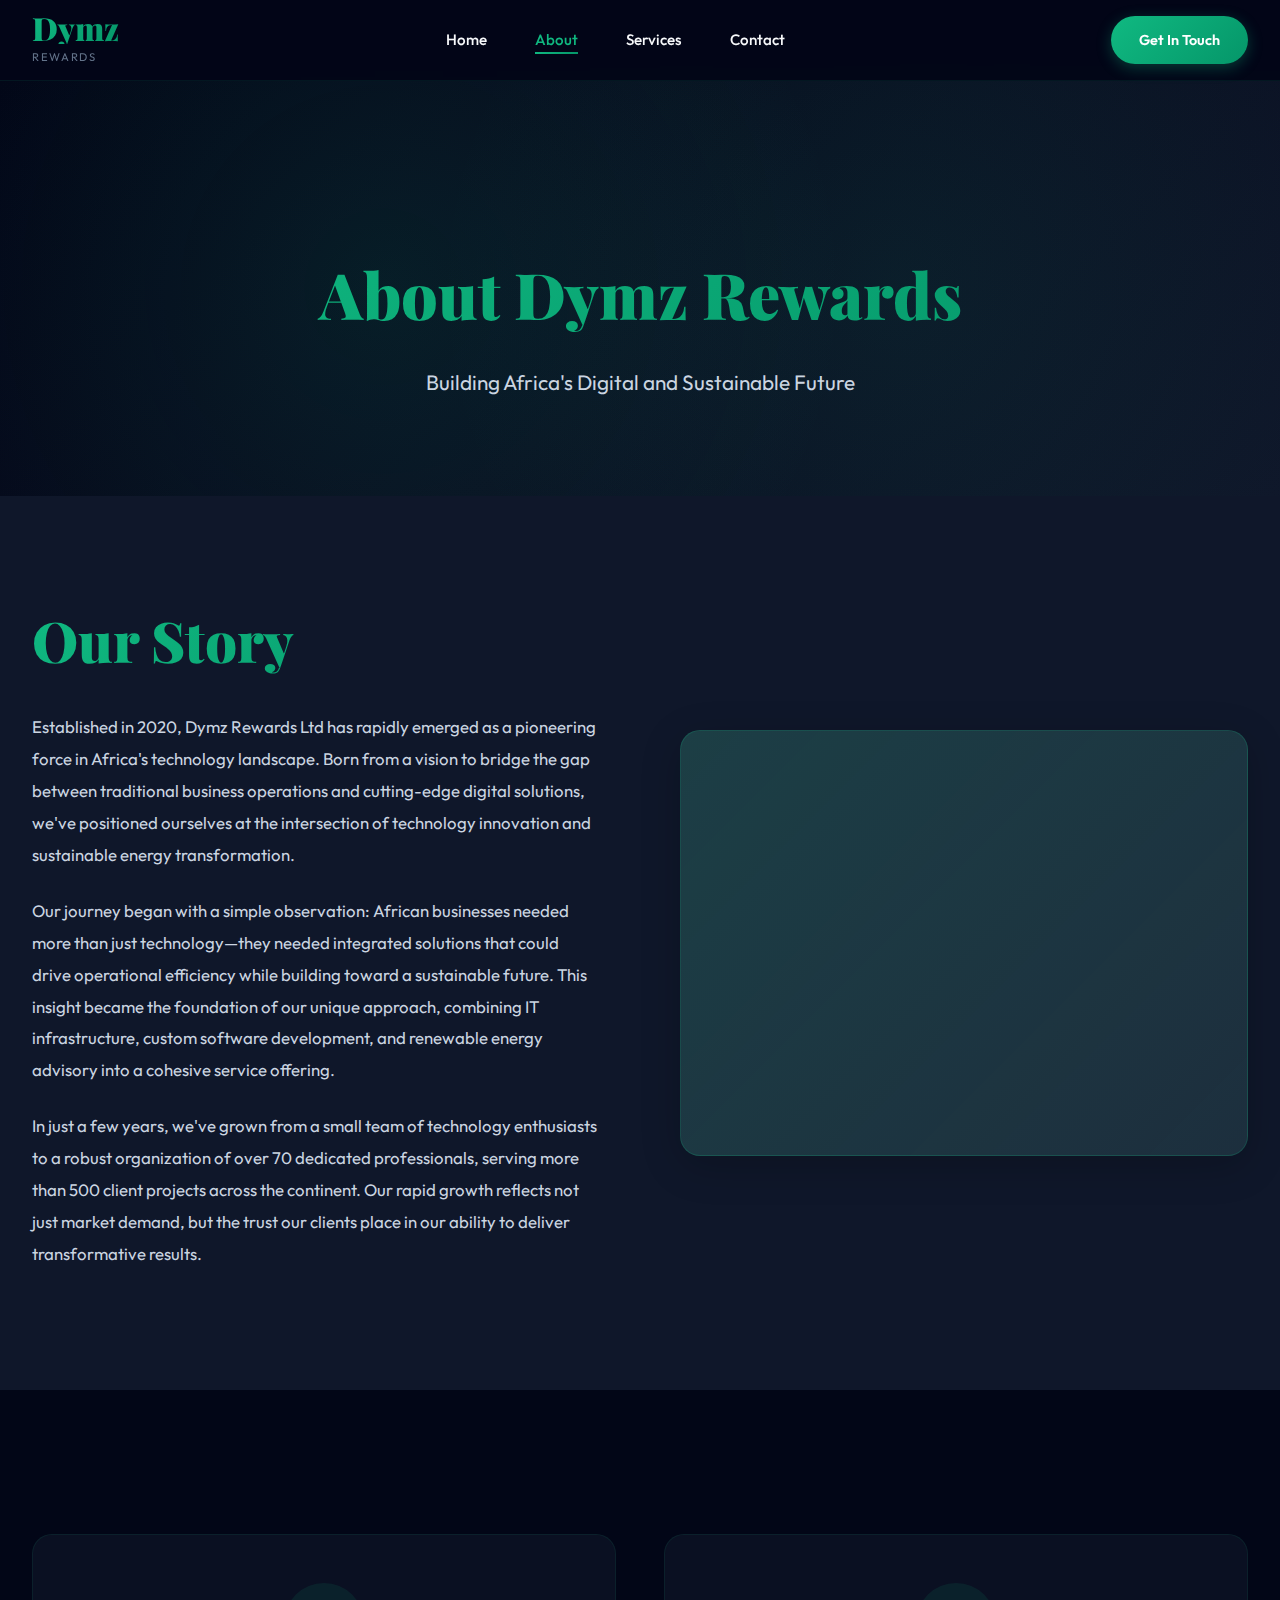
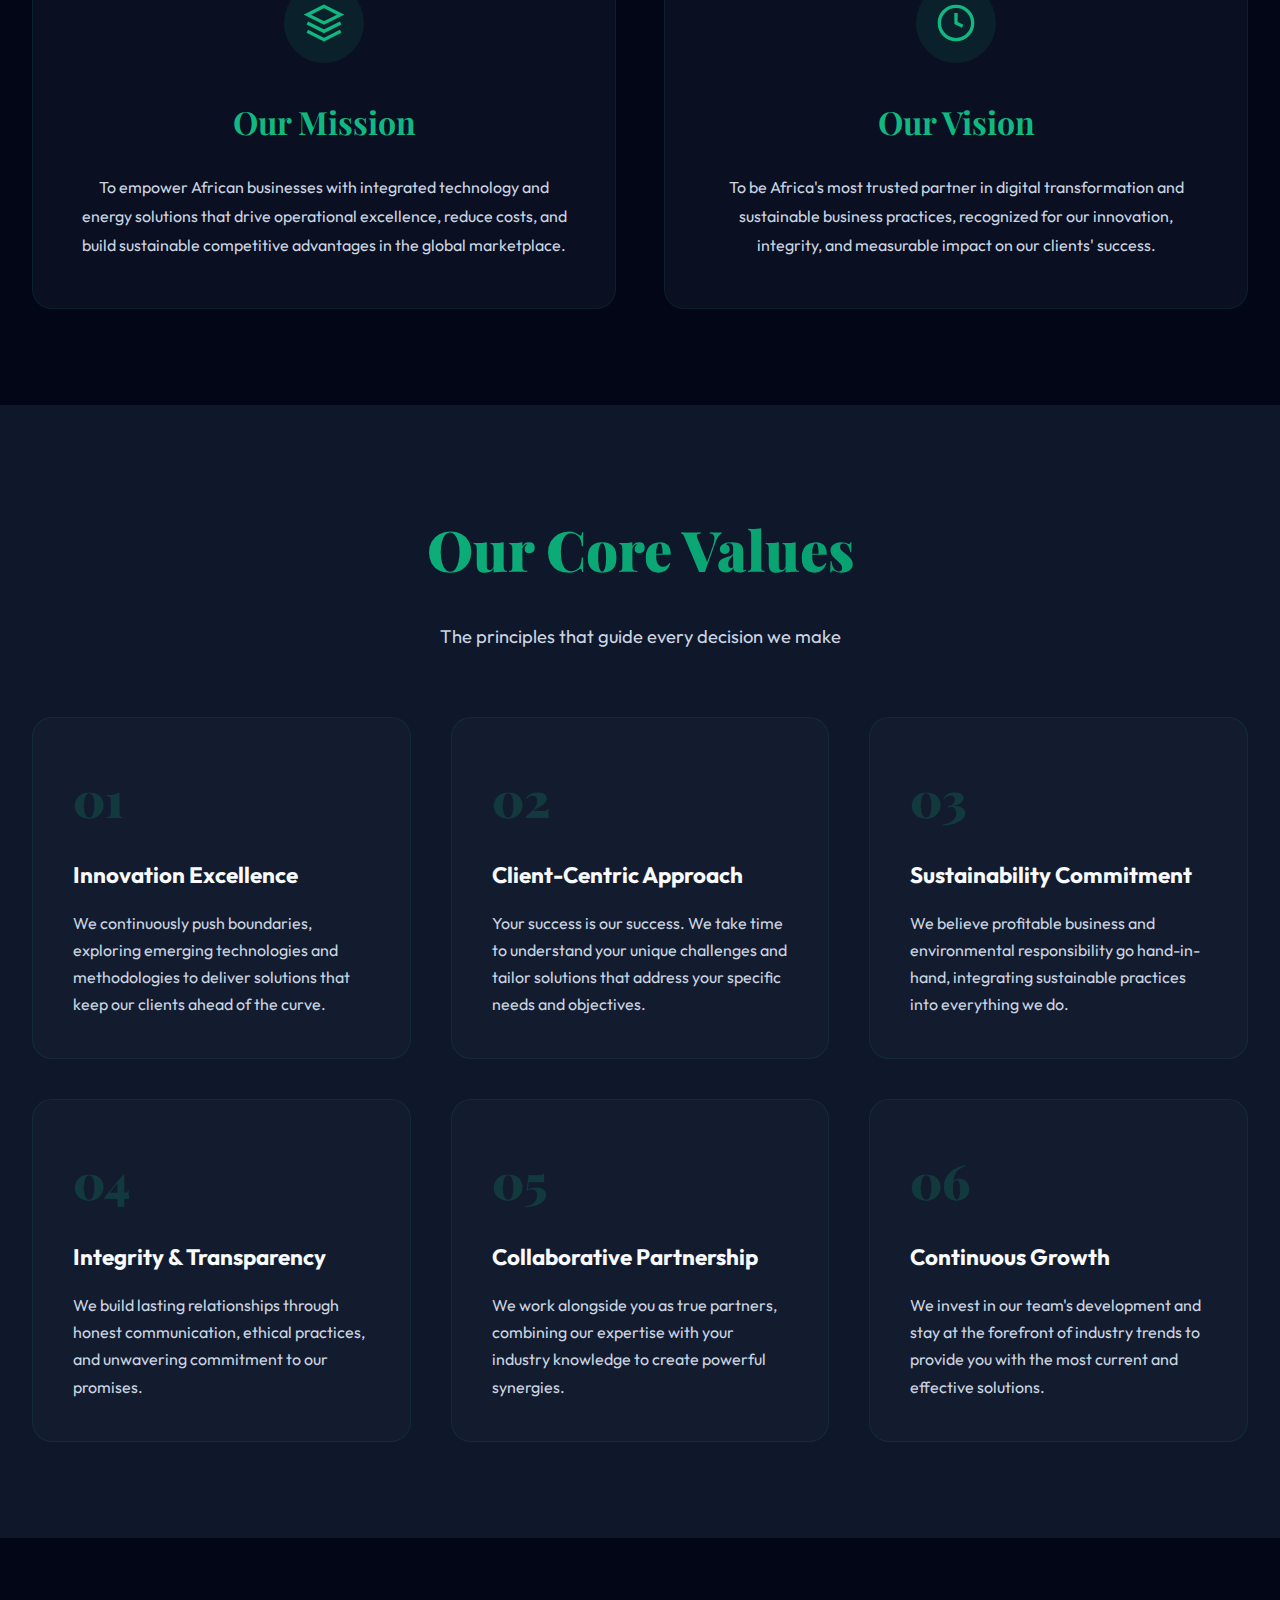
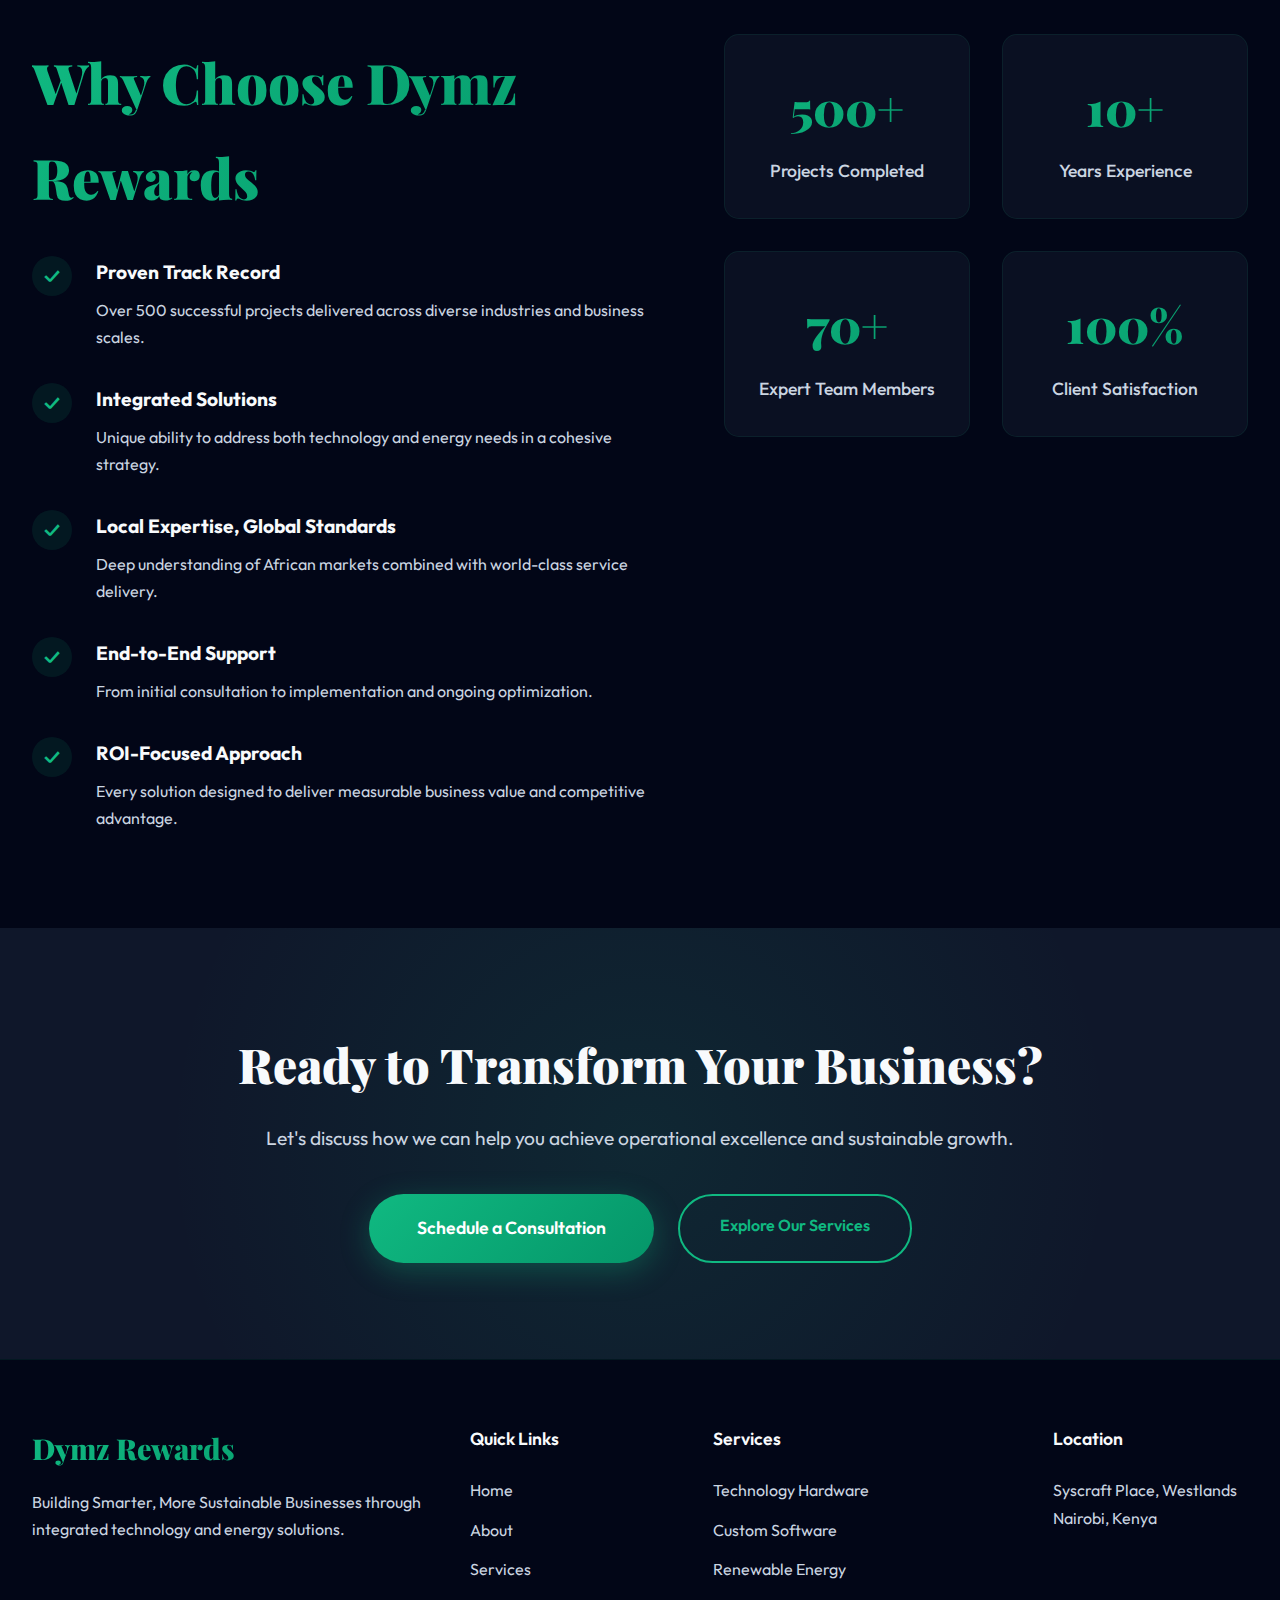
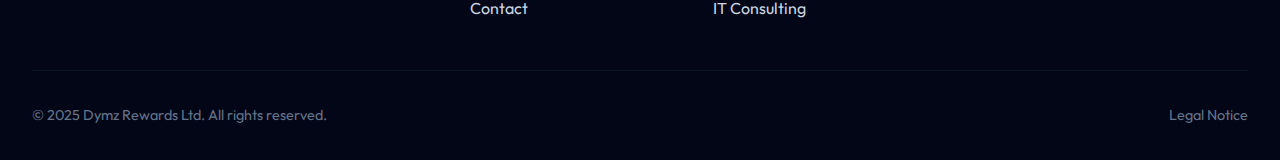
<file: About.html>
<!DOCTYPE html>
<html lang="en">
<head>
    <meta charset="UTF-8">
    <meta name="viewport" content="width=device-width, initial-scale=1.0">
    <title>About Us - Dymz Rewards Ltd</title>
    <meta name="description" content="Learn about Dymz Rewards Ltd - A leading IT firm in Africa established in 2020, providing innovative technology and energy solutions.">
    <link rel="stylesheet" href="styles.css">
    <link rel="preconnect" href="https://fonts.googleapis.com">
    <link rel="preconnect" href="https://fonts.gstatic.com" crossorigin>
    <link href="https://fonts.googleapis.com/css2?family=Playfair+Display:wght@400;600;700;900&family=Outfit:wght@300;400;500;600;700&display=swap" rel="stylesheet">
</head>
<body>
    <!-- Navigation -->
    <nav class="navbar" id="navbar">
        <div class="container nav-container">
            <a href="/" class="logo">
                <span class="logo-text">Dymz</span>
                <span class="logo-subtitle">Rewards</span>
            </a>
            <button class="nav-toggle" id="navToggle" aria-label="Toggle navigation">
                <span></span>
                <span></span>
                <span></span>
            </button>
            <ul class="nav-menu" id="navMenu">
                <li><a href="/" class="nav-link">Home</a></li>
                <li><a href="/about.html" class="nav-link active">About</a></li>
                <li><a href="/services.html" class="nav-link">Services</a></li>
                <li><a href="/contact.html" class="nav-link">Contact</a></li>
            </ul>
            <a href="/contact.html" class="cta-btn">Get In Touch</a>
        </div>
    </nav>

    <!-- Page Header -->
    <section class="page-header">
        <div class="container">
            <h1 class="page-title">About Dymz Rewards</h1>
            <p class="page-subtitle">Building Africa's Digital and Sustainable Future</p>
        </div>
    </section>

    <!-- Company Story -->
    <section class="content-section">
        <div class="container">
            <div class="content-grid">
                <div class="content-text">
                    <h2 class="section-title">Our Story</h2>
                    <p>Established in 2020, Dymz Rewards Ltd has rapidly emerged as a pioneering force in Africa's technology landscape. Born from a vision to bridge the gap between traditional business operations and cutting-edge digital solutions, we've positioned ourselves at the intersection of technology innovation and sustainable energy transformation.</p>
                    
                    <p>Our journey began with a simple observation: African businesses needed more than just technology—they needed integrated solutions that could drive operational efficiency while building toward a sustainable future. This insight became the foundation of our unique approach, combining IT infrastructure, custom software development, and renewable energy advisory into a cohesive service offering.</p>
                    
                    <p>In just a few years, we've grown from a small team of technology enthusiasts to a robust organization of over 70 dedicated professionals, serving more than 500 client projects across the continent. Our rapid growth reflects not just market demand, but the trust our clients place in our ability to deliver transformative results.</p>
                </div>
                <div class="content-image">
                    <div class="image-placeholder about-img"></div>
                </div>
            </div>
        </div>
    </section>

    <!-- Mission & Vision -->
    <section class="mission-vision-section">
        <div class="container">
            <div class="mv-grid">
                <div class="mv-card">
                    <div class="mv-icon">
                        <svg viewBox="0 0 24 24" fill="none" stroke="currentColor" stroke-width="2">
                            <path d="M12 2L2 7l10 5 10-5-10-5z"/>
                            <path d="M2 17l10 5 10-5M2 12l10 5 10-5"/>
                        </svg>
                    </div>
                    <h3>Our Mission</h3>
                    <p>To empower African businesses with integrated technology and energy solutions that drive operational excellence, reduce costs, and build sustainable competitive advantages in the global marketplace.</p>
                </div>
                
                <div class="mv-card">
                    <div class="mv-icon">
                        <svg viewBox="0 0 24 24" fill="none" stroke="currentColor" stroke-width="2">
                            <circle cx="12" cy="12" r="10"/>
                            <path d="M12 6v6l4 2"/>
                        </svg>
                    </div>
                    <h3>Our Vision</h3>
                    <p>To be Africa's most trusted partner in digital transformation and sustainable business practices, recognized for our innovation, integrity, and measurable impact on our clients' success.</p>
                </div>
            </div>
        </div>
    </section>

    <!-- Core Values -->
    <section class="values-section">
        <div class="container">
            <h2 class="section-title centered">Our Core Values</h2>
            <p class="section-intro centered">The principles that guide every decision we make</p>
            
            <div class="values-grid">
                <div class="value-card">
                    <div class="value-number">01</div>
                    <h3>Innovation Excellence</h3>
                    <p>We continuously push boundaries, exploring emerging technologies and methodologies to deliver solutions that keep our clients ahead of the curve.</p>
                </div>
                
                <div class="value-card">
                    <div class="value-number">02</div>
                    <h3>Client-Centric Approach</h3>
                    <p>Your success is our success. We take time to understand your unique challenges and tailor solutions that address your specific needs and objectives.</p>
                </div>
                
                <div class="value-card">
                    <div class="value-number">03</div>
                    <h3>Sustainability Commitment</h3>
                    <p>We believe profitable business and environmental responsibility go hand-in-hand, integrating sustainable practices into everything we do.</p>
                </div>
                
                <div class="value-card">
                    <div class="value-number">04</div>
                    <h3>Integrity & Transparency</h3>
                    <p>We build lasting relationships through honest communication, ethical practices, and unwavering commitment to our promises.</p>
                </div>
                
                <div class="value-card">
                    <div class="value-number">05</div>
                    <h3>Collaborative Partnership</h3>
                    <p>We work alongside you as true partners, combining our expertise with your industry knowledge to create powerful synergies.</p>
                </div>
                
                <div class="value-card">
                    <div class="value-number">06</div>
                    <h3>Continuous Growth</h3>
                    <p>We invest in our team's development and stay at the forefront of industry trends to provide you with the most current and effective solutions.</p>
                </div>
            </div>
        </div>
    </section>

    <!-- Why Choose Us -->
    <section class="why-choose-section">
        <div class="container">
            <div class="why-grid">
                <div class="why-content">
                    <h2 class="section-title">Why Choose Dymz Rewards</h2>
                    <div class="why-items">
                        <div class="why-item">
                            <div class="why-icon">✓</div>
                            <div class="why-text">
                                <h4>Proven Track Record</h4>
                                <p>Over 500 successful projects delivered across diverse industries and business scales.</p>
                            </div>
                        </div>
                        
                        <div class="why-item">
                            <div class="why-icon">✓</div>
                            <div class="why-text">
                                <h4>Integrated Solutions</h4>
                                <p>Unique ability to address both technology and energy needs in a cohesive strategy.</p>
                            </div>
                        </div>
                        
                        <div class="why-item">
                            <div class="why-icon">✓</div>
                            <div class="why-text">
                                <h4>Local Expertise, Global Standards</h4>
                                <p>Deep understanding of African markets combined with world-class service delivery.</p>
                            </div>
                        </div>
                        
                        <div class="why-item">
                            <div class="why-icon">✓</div>
                            <div class="why-text">
                                <h4>End-to-End Support</h4>
                                <p>From initial consultation to implementation and ongoing optimization.</p>
                            </div>
                        </div>
                        
                        <div class="why-item">
                            <div class="why-icon">✓</div>
                            <div class="why-text">
                                <h4>ROI-Focused Approach</h4>
                                <p>Every solution designed to deliver measurable business value and competitive advantage.</p>
                            </div>
                        </div>
                    </div>
                </div>
                
                <div class="why-stats">
                    <div class="stat-highlight">
                        <div class="stat-big">500+</div>
                        <div class="stat-label">Projects Completed</div>
                    </div>
                    <div class="stat-highlight">
                        <div class="stat-big">10+</div>
                        <div class="stat-label">Years Experience</div>
                    </div>
                    <div class="stat-highlight">
                        <div class="stat-big">70+</div>
                        <div class="stat-label">Expert Team Members</div>
                    </div>
                    <div class="stat-highlight">
                        <div class="stat-big">100%</div>
                        <div class="stat-label">Client Satisfaction</div>
                    </div>
                </div>
            </div>
        </div>
    </section>

    <!-- CTA Section -->
    <section class="cta-section">
        <div class="container">
            <div class="cta-content">
                <h2>Ready to Transform Your Business?</h2>
                <p>Let's discuss how we can help you achieve operational excellence and sustainable growth.</p>
                <div class="cta-buttons">
                    <a href="/contact.html" class="primary-cta">Schedule a Consultation</a>
                    <a href="/services.html" class="secondary-cta">Explore Our Services</a>
                </div>
            </div>
        </div>
    </section>

    <!-- Footer -->
    <footer class="footer">
        <div class="container">
            <div class="footer-grid">
                <div class="footer-col">
                    <h3 class="footer-title">Dymz Rewards</h3>
                    <p class="footer-text">
                        Building Smarter, More Sustainable Businesses through integrated technology and energy solutions.
                    </p>
                </div>
                
                <div class="footer-col">
                    <h4 class="footer-heading">Quick Links</h4>
                    <ul class="footer-links">
                        <li><a href="/">Home</a></li>
                        <li><a href="/about.html">About</a></li>
                        <li><a href="/services.html">Services</a></li>
                        <li><a href="/contact.html">Contact</a></li>
                    </ul>
                </div>
                
                <div class="footer-col">
                    <h4 class="footer-heading">Services</h4>
                    <ul class="footer-links">
                        <li><a href="services.html#tech-hardware">Technology Hardware</a></li>
                        <li><a href="services.html#software">Custom Software</a></li>
                        <li><a href="services.html#solar">Renewable Energy</a></li>
                        <li><a href="services.html#consulting">IT Consulting</a></li>
                    </ul>
                </div>
                
                <div class="footer-col">
                    <h4 class="footer-heading">Location</h4>
                    <p class="footer-text">
                        Syscraft Place, Westlands<br>
                        Nairobi, Kenya
                    </p>
                </div>
            </div>
            
            <div class="footer-bottom">
                <p>&copy; 2025 Dymz Rewards Ltd. All rights reserved.</p>
                <a href="/legal.html" class="footer-legal">Legal Notice</a>
            </div>
        </div>
    </footer>

    <script src="script.js"></script>
</body>
</html>
</file>
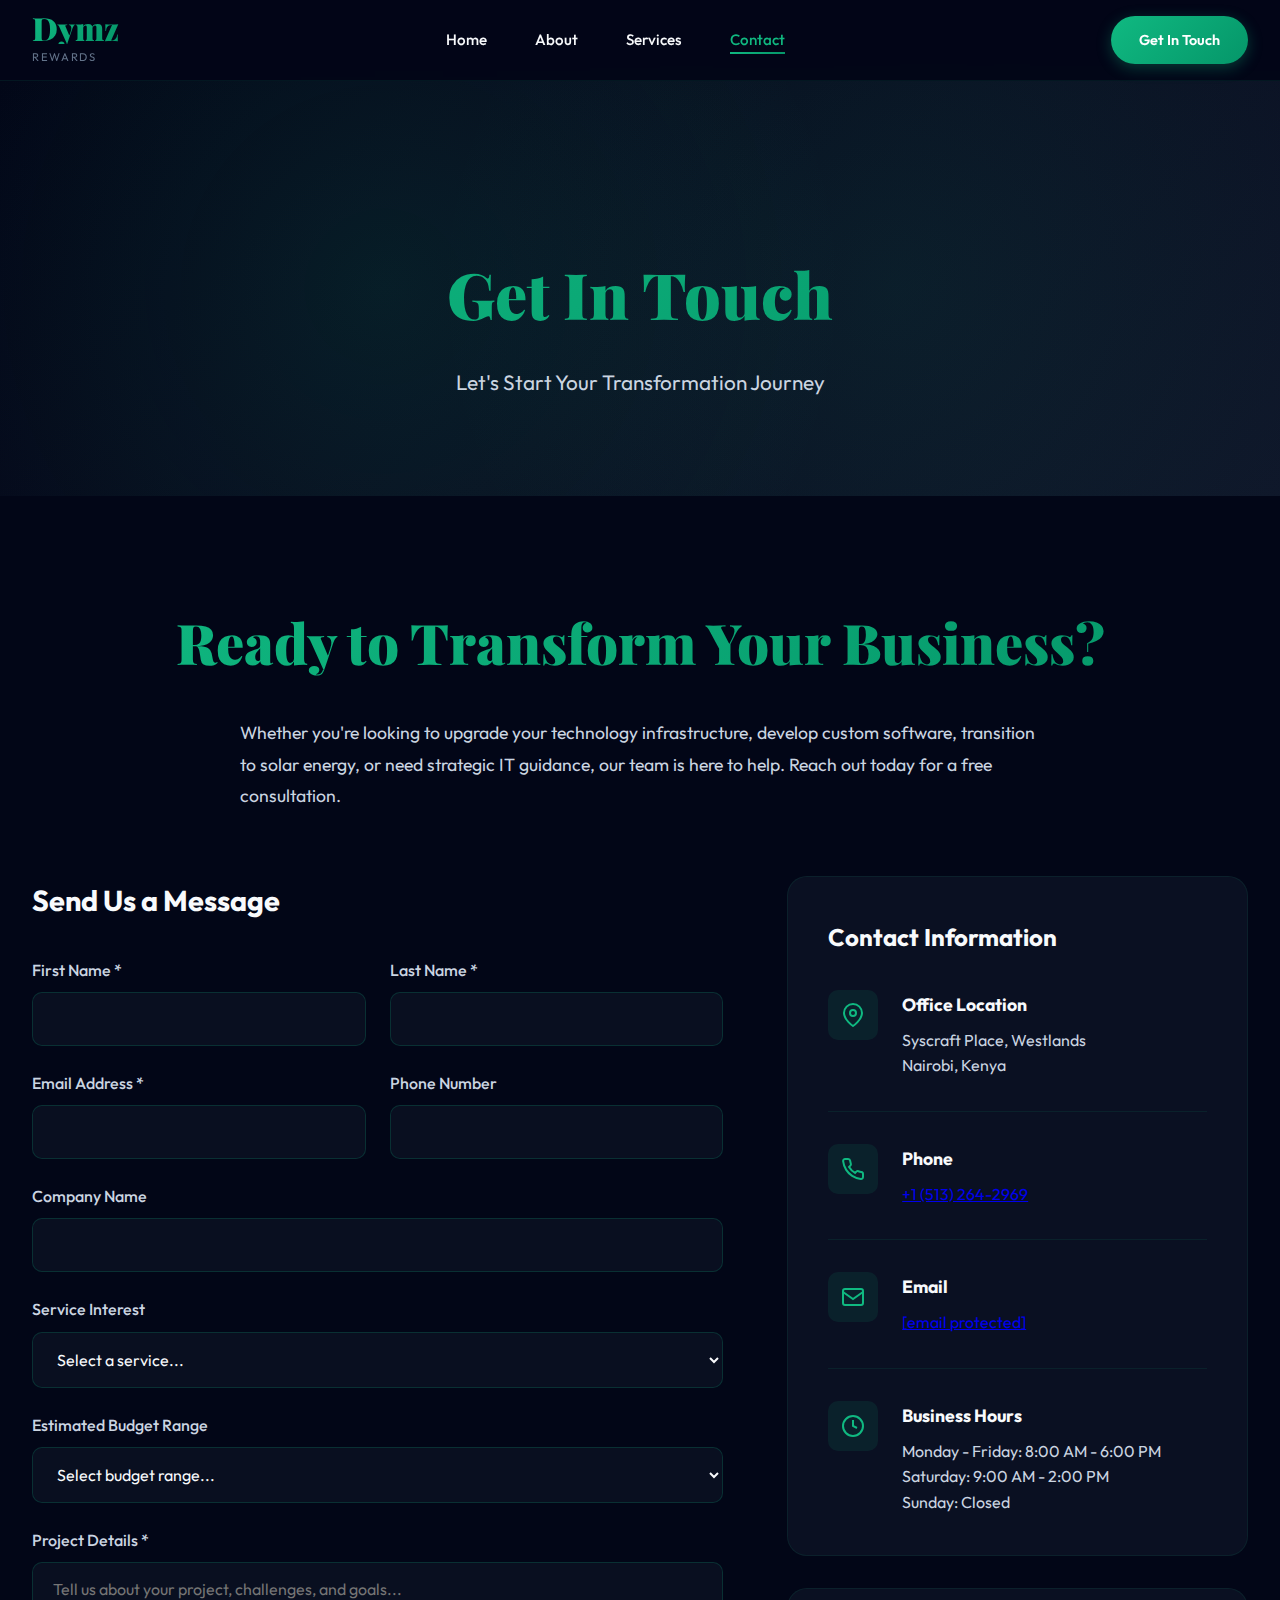
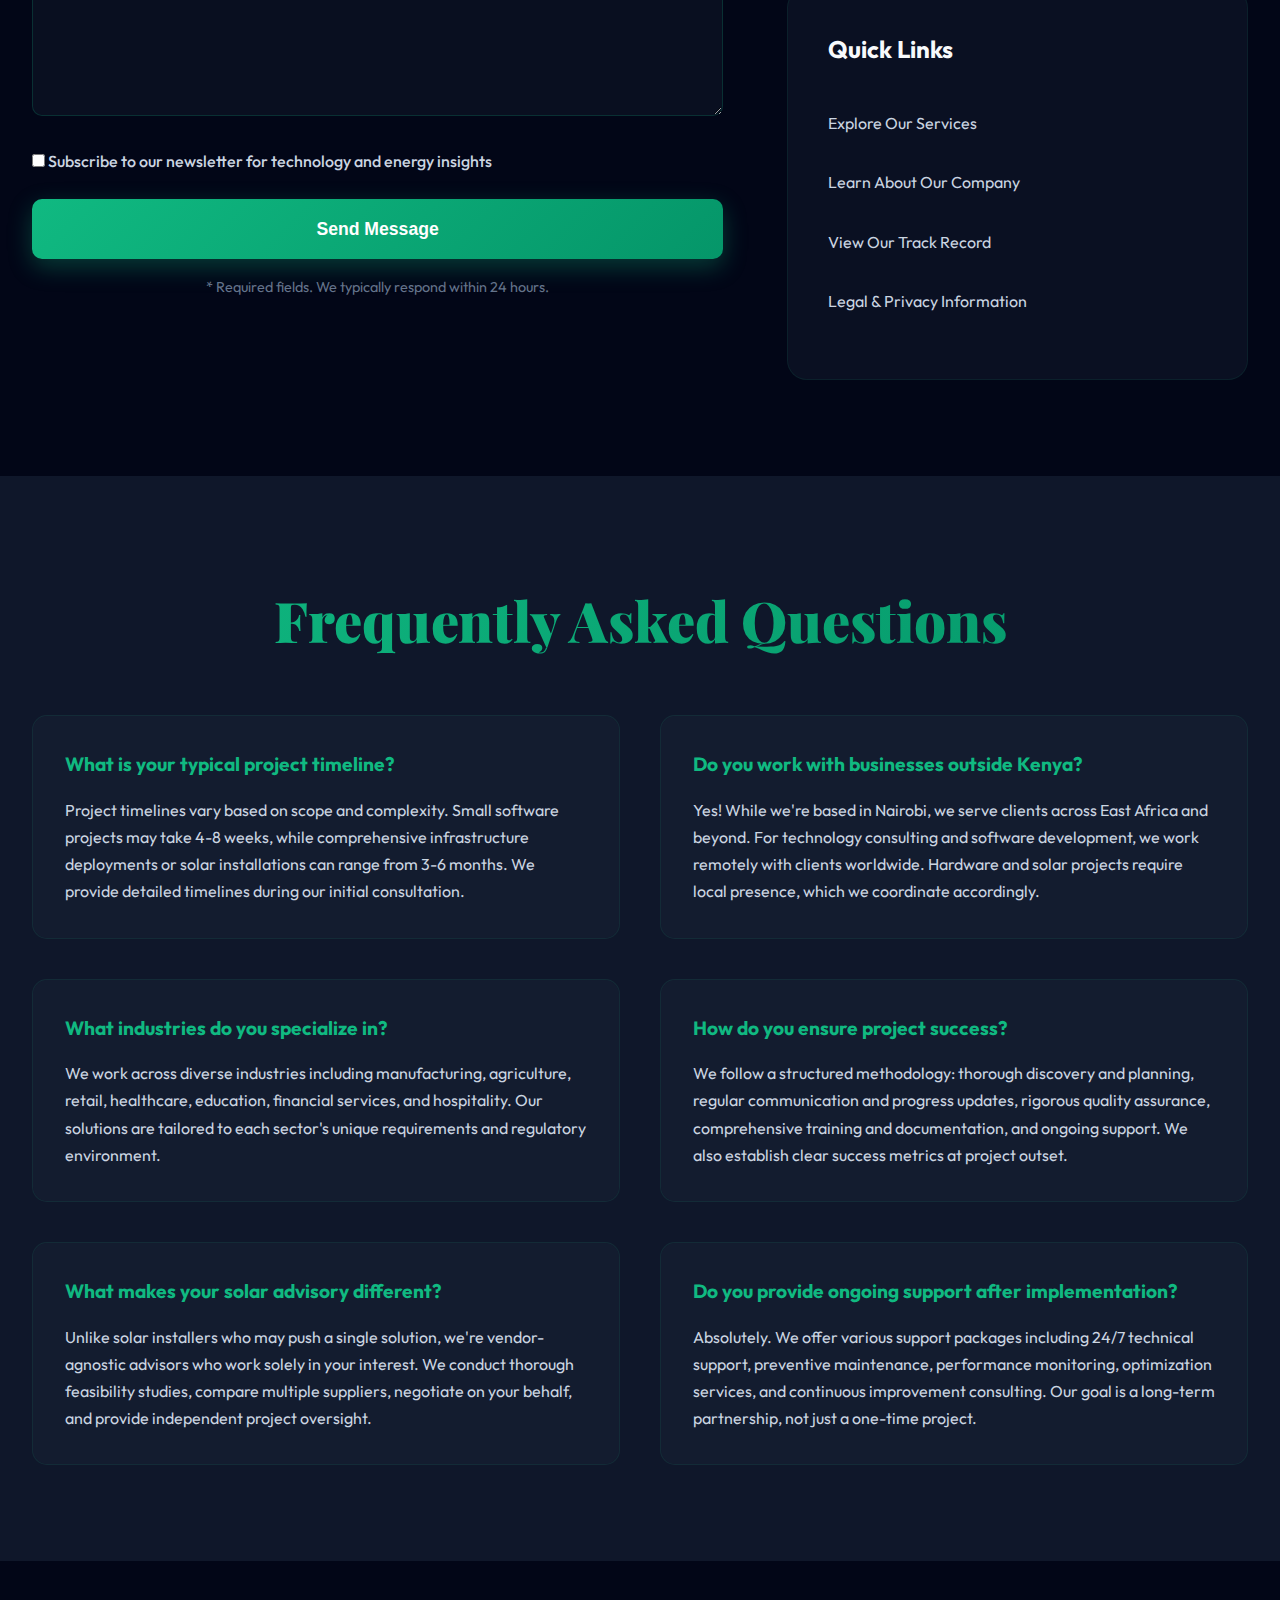
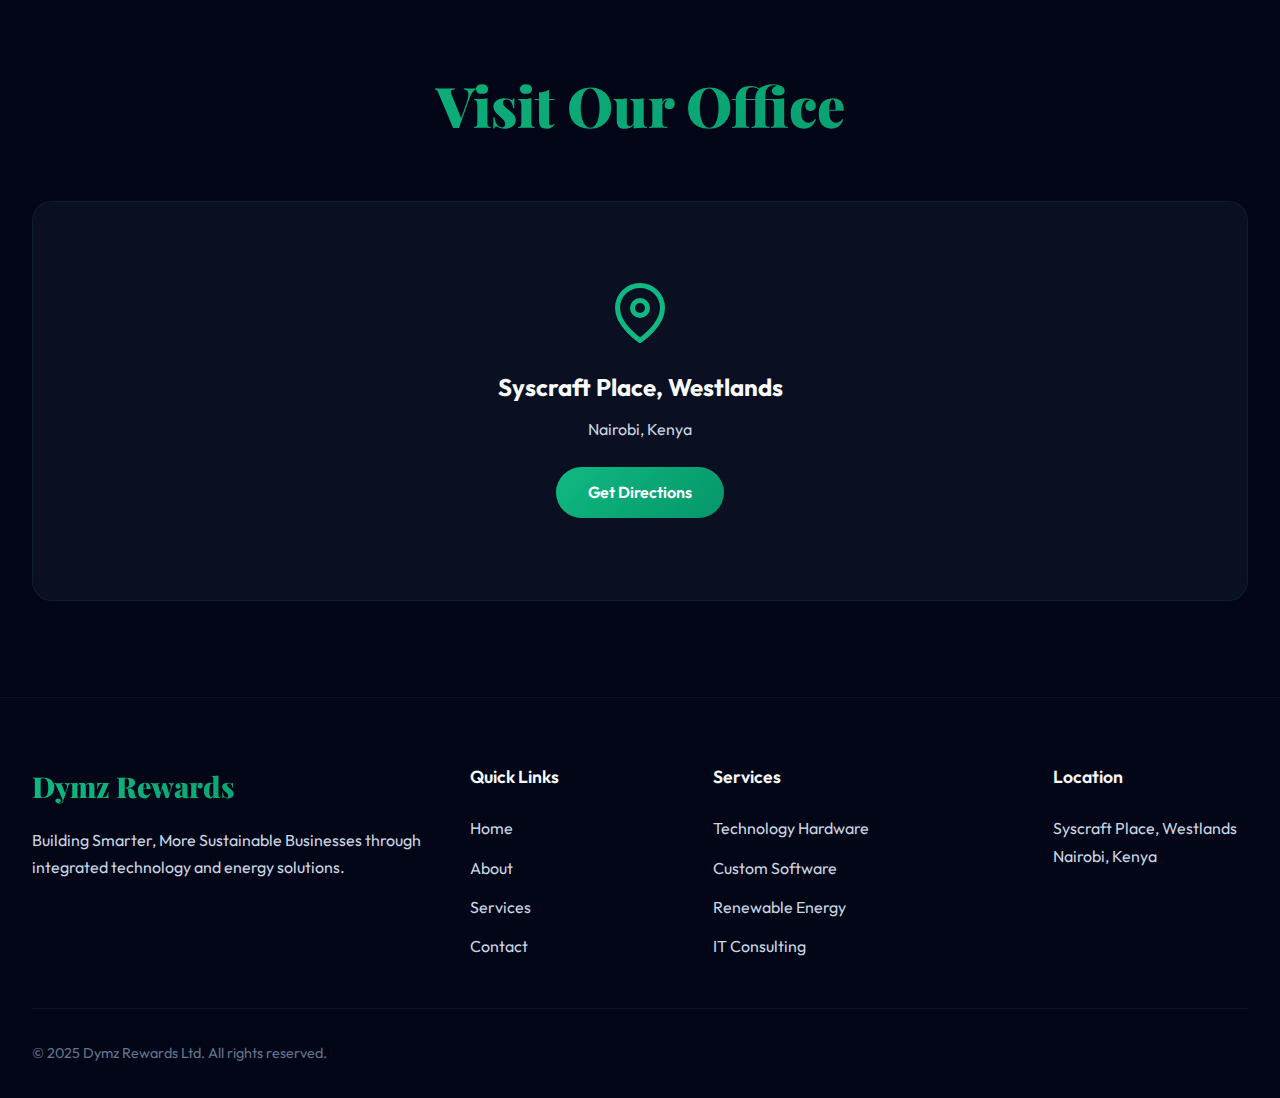
<file: Contact.html>
<!DOCTYPE html>
<html lang="en">
<head>
    <meta charset="UTF-8">
    <meta name="viewport" content="width=device-width, initial-scale=1.0">
    <title>Contact Us - Dymz Rewards Ltd</title>
    <meta name="description" content="Get in touch with Dymz Rewards Ltd. Located in Westlands, Nairobi. Contact us for technology and renewable energy solutions.">
    <link rel="stylesheet" href="styles.css">
    <link rel="preconnect" href="https://fonts.googleapis.com">
    <link rel="preconnect" href="https://fonts.gstatic.com" crossorigin>
    <link href="https://fonts.googleapis.com/css2?family=Playfair+Display:wght@400;600;700;900&family=Outfit:wght@300;400;500;600;700&display=swap" rel="stylesheet">
</head>
<body>
    <!-- Navigation -->
    <nav class="navbar" id="navbar">
        <div class="container nav-container">
            <a href="/" class="logo">
                <span class="logo-text">Dymz</span>
                <span class="logo-subtitle">Rewards</span>
            </a>
            <button class="nav-toggle" id="navToggle" aria-label="Toggle navigation">
                <span></span>
                <span></span>
                <span></span>
            </button>
            <ul class="nav-menu" id="navMenu">
                <li><a href="/" class="nav-link">Home</a></li>
                <li><a href="/about.html" class="nav-link">About</a></li>
                <li><a href="/services.html" class="nav-link">Services</a></li>
                <li><a href="/contact.html" class="nav-link active">Contact</a></li>
            </ul>
            <a href="/contact.html" class="cta-btn">Get In Touch</a>
        </div>
    </nav>

    <!-- Page Header -->
    <section class="page-header">
        <div class="container">
            <h1 class="page-title">Get In Touch</h1>
            <p class="page-subtitle">Let's Start Your Transformation Journey</p>
        </div>
    </section>

    <!-- Contact Section -->
    <section class="contact-main-section">
        <div class="container">
            <div class="contact-intro">
                <h2 class="section-title centered">Ready to Transform Your Business?</h2>
                <p class="centered-text">
                    Whether you're looking to upgrade your technology infrastructure, develop custom software, 
                    transition to solar energy, or need strategic IT guidance, our team is here to help. 
                    Reach out today for a free consultation.
                </p>
            </div>

            <div class="contact-main-grid">
                <!-- Contact Form -->
                <div class="contact-form-section">
                    <h3>Send Us a Message</h3>
                    <form class="contact-form" id="contactForm">
                        <div class="form-row">
                            <div class="form-group">
                                <label for="firstName">First Name *</label>
                                <input type="text" id="firstName" name="firstName" required>
                            </div>
                            <div class="form-group">
                                <label for="lastName">Last Name *</label>
                                <input type="text" id="lastName" name="lastName" required>
                            </div>
                        </div>

                        <div class="form-row">
                            <div class="form-group">
                                <label for="email">Email Address *</label>
                                <input type="email" id="email" name="email" required>
                            </div>
                            <div class="form-group">
                                <label for="phone">Phone Number</label>
                                <input type="tel" id="phone" name="phone">
                            </div>
                        </div>

                        <div class="form-group">
                            <label for="company">Company Name</label>
                            <input type="text" id="company" name="company">
                        </div>

                        <div class="form-group">
                            <label for="service">Service Interest</label>
                            <select id="service" name="service">
                                <option value="">Select a service...</option>
                                <option value="hardware">Technology Hardware & Infrastructure</option>
                                <option value="software">Custom Software & Automation</option>
                                <option value="solar">Renewable Energy Advisory</option>
                                <option value="consulting">Strategic IT Consulting</option>
                                <option value="partnership">Partnership Orchestration</option>
                                <option value="transformation">Business Transformation</option>
                                <option value="other">Other / Not Sure</option>
                            </select>
                        </div>

                        <div class="form-group">
                            <label for="budget">Estimated Budget Range</label>
                            <select id="budget" name="budget">
                                <option value="">Select budget range...</option>
                                <option value="under-10k">Under $10,000</option>
                                <option value="10k-50k">$10,000 - $50,000</option>
                                <option value="50k-100k">$50,000 - $100,000</option>
                                <option value="100k-500k">$100,000 - $500,000</option>
                                <option value="over-500k">Over $500,000</option>
                                <option value="not-sure">Not Sure Yet</option>
                            </select>
                        </div>

                        <div class="form-group">
                            <label for="message">Project Details *</label>
                            <textarea id="message" name="message" rows="6" required placeholder="Tell us about your project, challenges, and goals..."></textarea>
                        </div>

                        <div class="form-group">
                            <label class="checkbox-label">
                                <input type="checkbox" id="newsletter" name="newsletter">
                                <span>Subscribe to our newsletter for technology and energy insights</span>
                            </label>
                        </div>

                        <button type="submit" class="submit-btn">Send Message</button>
                        
                        <p class="form-note">* Required fields. We typically respond within 24 hours.</p>
                    </form>
                </div>

                <!-- Contact Information -->
                <div class="contact-info-section">
                    <div class="contact-info-card">
                        <h3>Contact Information</h3>
                        
                        <div class="info-item">
                            <div class="info-icon">
                                <svg viewBox="0 0 24 24" fill="none" stroke="currentColor" stroke-width="2">
                                    <path d="M21 10c0 7-9 13-9 13s-9-6-9-13a9 9 0 0 1 18 0z"/>
                                    <circle cx="12" cy="10" r="3"/>
                                </svg>
                            </div>
                            <div>
                                <h4>Office Location</h4>
                                <p>Syscraft Place, Westlands<br>Nairobi, Kenya</p>
                            </div>
                        </div>

                        <div class="info-item">
                            <div class="info-icon">
                                <svg viewBox="0 0 24 24" fill="none" stroke="currentColor" stroke-width="2">
                                    <path d="M22 16.92v3a2 2 0 0 1-2.18 2 19.79 19.79 0 0 1-8.63-3.07 19.5 19.5 0 0 1-6-6 19.79 19.79 0 0 1-3.07-8.67A2 2 0 0 1 4.11 2h3a2 2 0 0 1 2 1.72 12.84 12.84 0 0 0 .7 2.81 2 2 0 0 1-.45 2.11L8.09 9.91a16 16 0 0 0 6 6l1.27-1.27a2 2 0 0 1 2.11-.45 12.84 12.84 0 0 0 2.81.7A2 2 0 0 1 22 16.92z"/>
                                </svg>
                            </div>
                            <div>
                                <h4>Phone</h4>
                                <p><a href="tel:+15132642969">+1 (513) 264-2969</a></p>
                            </div>
                        </div>

                        <div class="info-item">
                            <div class="info-icon">
                                <svg viewBox="0 0 24 24" fill="none" stroke="currentColor" stroke-width="2">
                                    <rect x="2" y="4" width="20" height="16" rx="2"/>
                                    <path d="M22 7l-10 7L2 7"/>
                                </svg>
                            </div>
                            <div>
                                <h4>Email</h4>
                                <p><a href="/cdn-cgi/l/email-protection#472e29212807233e2a3d692428692c22"><span class="__cf_email__" data-cfemail="30595e565f7054495d4a1e535f1e5b55">[email&#160;protected]</span></a></p>
                            </div>
                        </div>

                        <div class="info-item">
                            <div class="info-icon">
                                <svg viewBox="0 0 24 24" fill="none" stroke="currentColor" stroke-width="2">
                                    <circle cx="12" cy="12" r="10"/>
                                    <path d="M12 6v6l4 2"/>
                                </svg>
                            </div>
                            <div>
                                <h4>Business Hours</h4>
                                <p>Monday - Friday: 8:00 AM - 6:00 PM<br>Saturday: 9:00 AM - 2:00 PM<br>Sunday: Closed</p>
                            </div>
                        </div>
                    </div>

                    <div class="quick-links-card">
                        <h3>Quick Links</h3>
                        <ul>
                            <li><a href="/services.html">Explore Our Services</a></li>
                            <li><a href="/about.html">Learn About Our Company</a></li>
                            <li><a href="index.html#stats">View Our Track Record</a></li>
                            <li><a href="/legal.html">Legal & Privacy Information</a></li>
                        </ul>
                    </div>
                </div>
            </div>
        </div>
    </section>

    <!-- FAQ Section -->
    <section class="faq-section">
        <div class="container">
            <h2 class="section-title centered">Frequently Asked Questions</h2>
            
            <div class="faq-grid">
                <div class="faq-item">
                    <h3>What is your typical project timeline?</h3>
                    <p>Project timelines vary based on scope and complexity. Small software projects may take 4-8 weeks, while comprehensive infrastructure deployments or solar installations can range from 3-6 months. We provide detailed timelines during our initial consultation.</p>
                </div>

                <div class="faq-item">
                    <h3>Do you work with businesses outside Kenya?</h3>
                    <p>Yes! While we're based in Nairobi, we serve clients across East Africa and beyond. For technology consulting and software development, we work remotely with clients worldwide. Hardware and solar projects require local presence, which we coordinate accordingly.</p>
                </div>

                <div class="faq-item">
                    <h3>What industries do you specialize in?</h3>
                    <p>We work across diverse industries including manufacturing, agriculture, retail, healthcare, education, financial services, and hospitality. Our solutions are tailored to each sector's unique requirements and regulatory environment.</p>
                </div>

                <div class="faq-item">
                    <h3>How do you ensure project success?</h3>
                    <p>We follow a structured methodology: thorough discovery and planning, regular communication and progress updates, rigorous quality assurance, comprehensive training and documentation, and ongoing support. We also establish clear success metrics at project outset.</p>
                </div>

                <div class="faq-item">
                    <h3>What makes your solar advisory different?</h3>
                    <p>Unlike solar installers who may push a single solution, we're vendor-agnostic advisors who work solely in your interest. We conduct thorough feasibility studies, compare multiple suppliers, negotiate on your behalf, and provide independent project oversight.</p>
                </div>

                <div class="faq-item">
                    <h3>Do you provide ongoing support after implementation?</h3>
                    <p>Absolutely. We offer various support packages including 24/7 technical support, preventive maintenance, performance monitoring, optimization services, and continuous improvement consulting. Our goal is a long-term partnership, not just a one-time project.</p>
                </div>
            </div>
        </div>
    </section>

    <!-- Map Section (Placeholder) -->
    <section class="map-section">
        <div class="container">
            <h2 class="section-title centered">Visit Our Office</h2>
            <div class="map-placeholder">
                <div class="map-content">
                    <svg viewBox="0 0 24 24" fill="none" stroke="currentColor" stroke-width="2">
                        <path d="M21 10c0 7-9 13-9 13s-9-6-9-13a9 9 0 0 1 18 0z"/>
                        <circle cx="12" cy="10" r="3"/>
                    </svg>
                    <h3>Syscraft Place, Westlands</h3>
                    <p>Nairobi, Kenya</p>
                    <a href="https://maps.google.com/?q=Syscraft+Place+Westlands+Nairobi" target="_blank" class="map-link">Get Directions</a>
                </div>
            </div>
        </div>
    </section>

    <!-- Footer -->
    <footer class="footer">
        <div class="container">
            <div class="footer-grid">
                <div class="footer-col">
                    <h3 class="footer-title">Dymz Rewards</h3>
                    <p class="footer-text">
                        Building Smarter, More Sustainable Businesses through integrated technology and energy solutions.
                    </p>
                </div>
                
                <div class="footer-col">
                    <h4 class="footer-heading">Quick Links</h4>
                    <ul class="footer-links">
                        <li><a href="/">Home</a></li>
                        <li><a href="/about.html">About</a></li>
                        <li><a href="/services.html">Services</a></li>
                        <li><a href="/contact.html">Contact</a></li>
                    </ul>
                </div>
                
                <div class="footer-col">
                    <h4 class="footer-heading">Services</h4>
                    <ul class="footer-links">
                        <li><a href="services.html#tech-hardware">Technology Hardware</a></li>
                        <li><a href="services.html#software">Custom Software</a></li>
                        <li><a href="services.html#solar">Renewable Energy</a></li>
                        <li><a href="services.html#consulting">IT Consulting</a></li>
                    </ul>
                </div>
                
                <div class="footer-col">
                    <h4 class="footer-heading">Location</h4>
                    <p class="footer-text">
                        Syscraft Place, Westlands<br>
                        Nairobi, Kenya
                    </p>
                </div>
            </div>
            
            <div class="footer-bottom">
                <p>&copy; 2025 Dymz Rewards Ltd. All rights reserved.</p>
                <a href="/legal.html" class="footer-
</file>
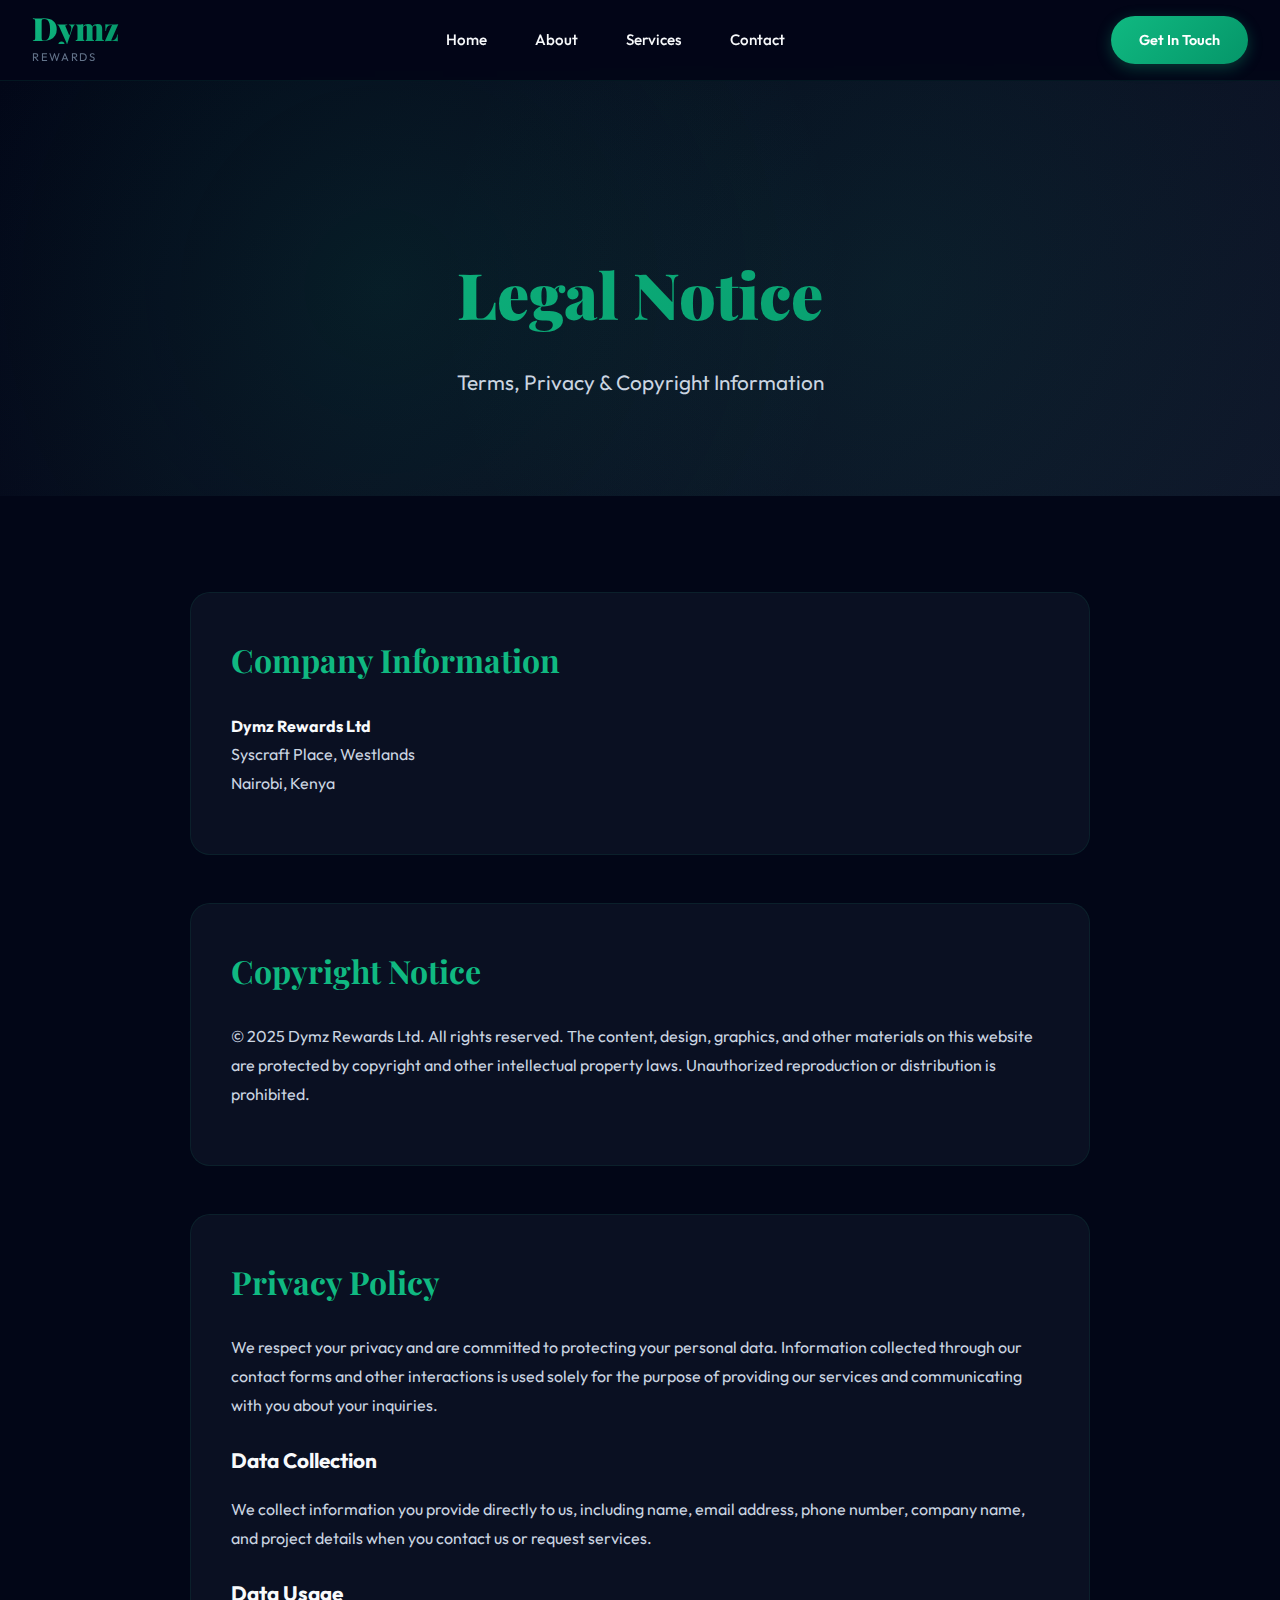
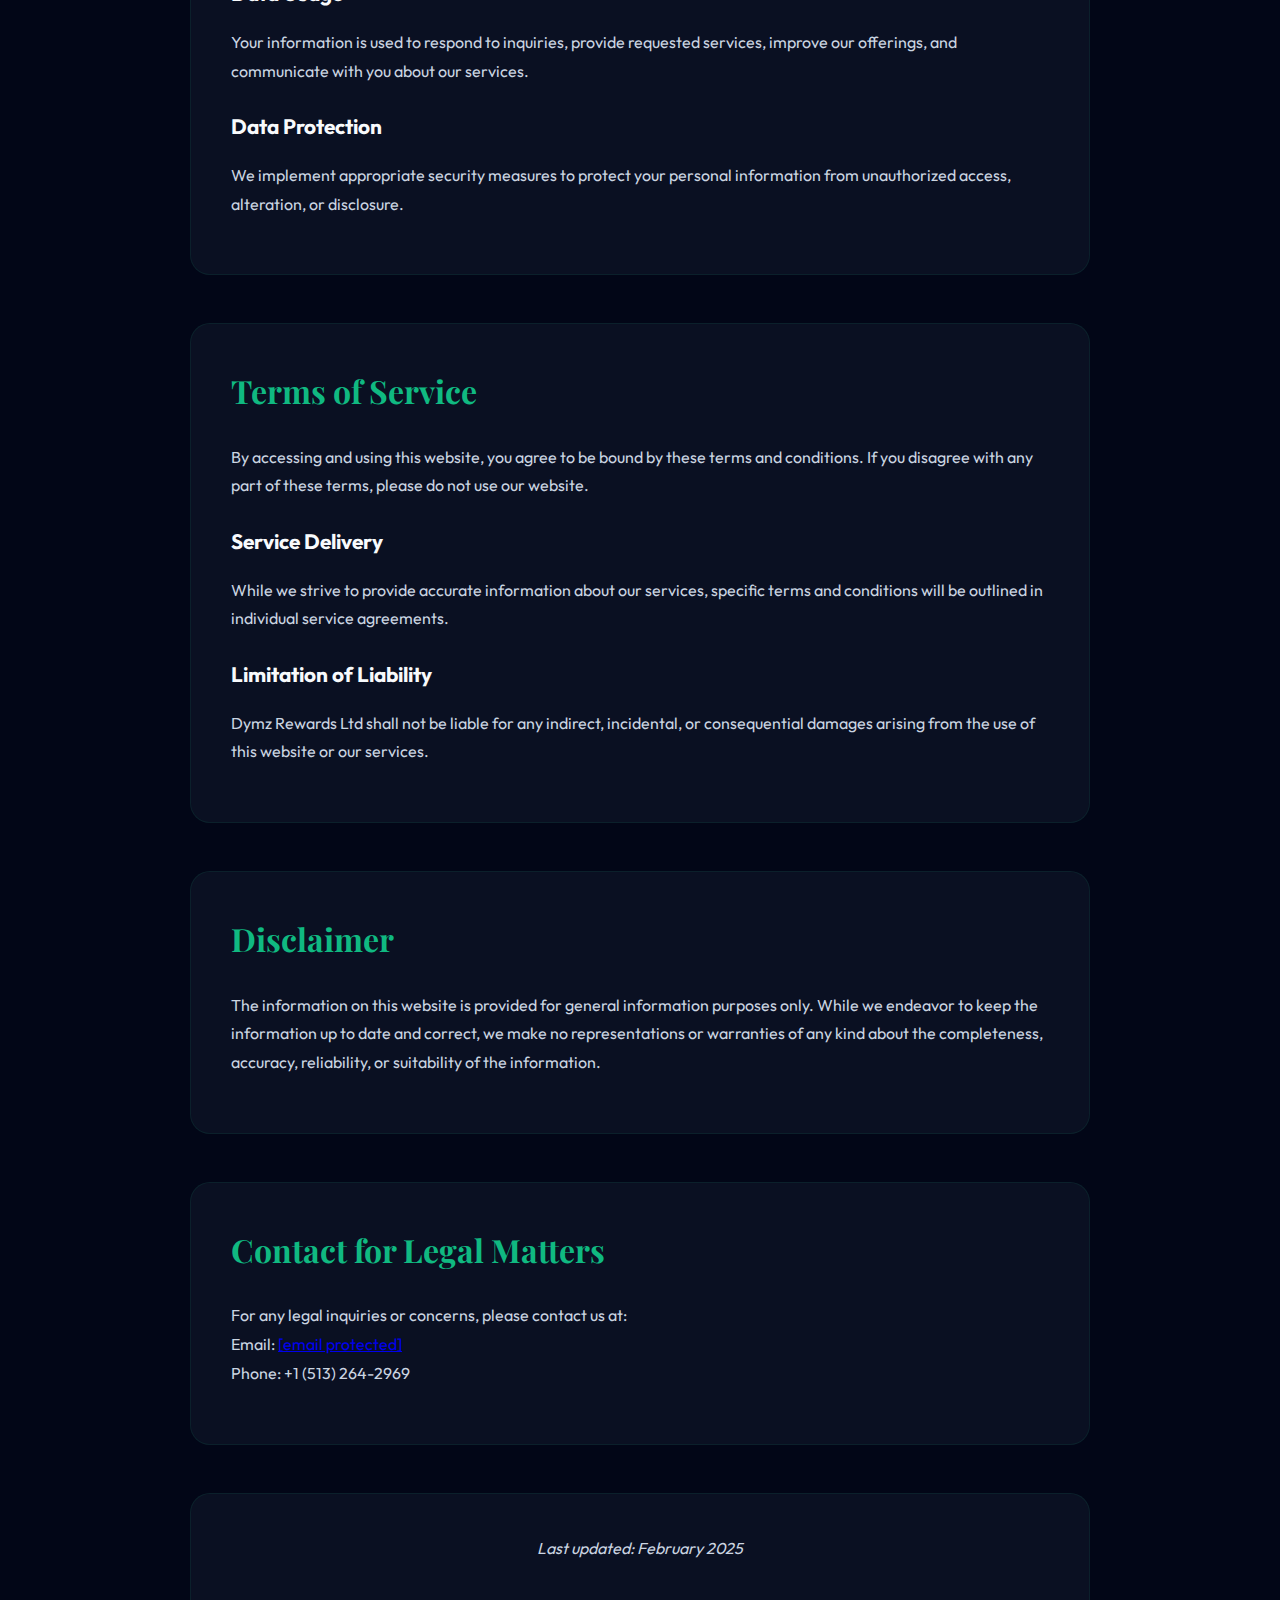
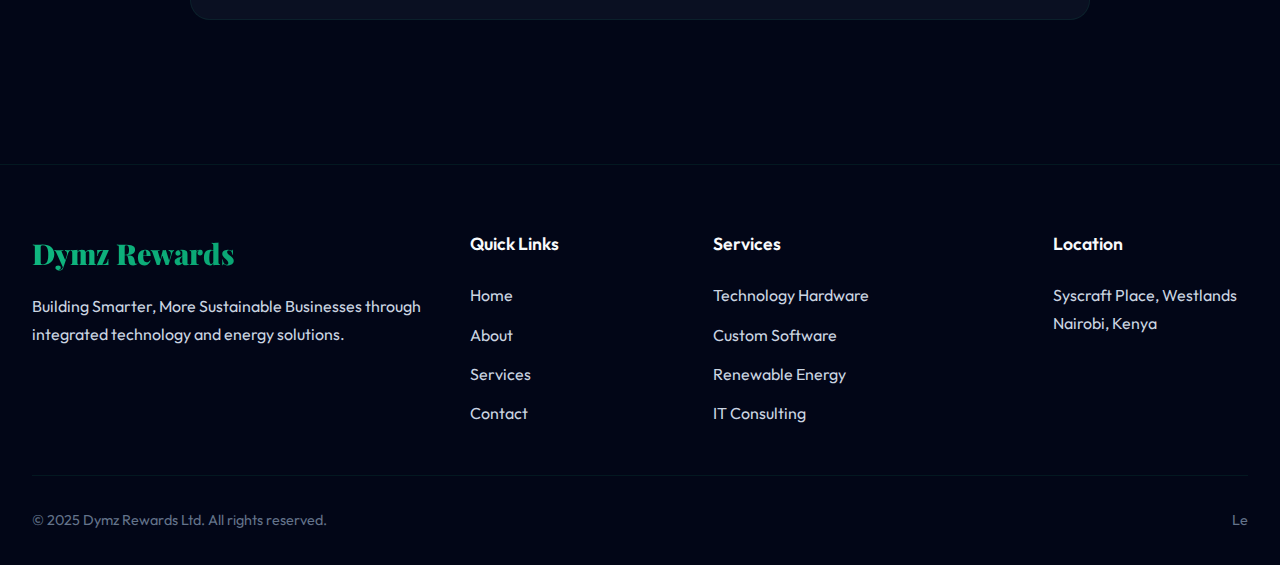
<file: Legal.html>
<!DOCTYPE html>
<html lang="en">
<head>
    <meta charset="UTF-8">
    <meta name="viewport" content="width=device-width, initial-scale=1.0">
    <title>Legal Notice - Dymz Rewards Ltd</title>
    <link rel="stylesheet" href="styles.css">
    <link rel="preconnect" href="https://fonts.googleapis.com">
    <link rel="preconnect" href="https://fonts.gstatic.com" crossorigin>
    <link href="https://fonts.googleapis.com/css2?family=Playfair+Display:wght@400;600;700;900&family=Outfit:wght@300;400;500;600;700&display=swap" rel="stylesheet">
</head>
<body>
    <nav class="navbar" id="navbar">
        <div class="container nav-container">
            <a href="/" class="logo">
                <span class="logo-text">Dymz</span>
                <span class="logo-subtitle">Rewards</span>
            </a>
            <button class="nav-toggle" id="navToggle">
                <span></span>
                <span></span>
                <span></span>
            </button>
            <ul class="nav-menu" id="navMenu">
                <li><a href="/" class="nav-link">Home</a></li>
                <li><a href="/about.html" class="nav-link">About</a></li>
                <li><a href="/services.html" class="nav-link">Services</a></li>
                <li><a href="/contact.html" class="nav-link">Contact</a></li>
            </ul>
            <a href="/contact.html" class="cta-btn">Get In Touch</a>
        </div>
    </nav>

    <section class="page-header">
        <div class="container">
            <h1 class="page-title">Legal Notice</h1>
            <p class="page-subtitle">Terms, Privacy & Copyright Information</p>
        </div>
    </section>

    <section class="legal-content">
        <div class="container">
            <div class="legal-section">
                <h2>Company Information</h2>
                <p><strong>Dymz Rewards Ltd</strong><br>
                Syscraft Place, Westlands<br>
                Nairobi, Kenya</p>
            </div>

            <div class="legal-section">
                <h2>Copyright Notice</h2>
                <p>© 2025 Dymz Rewards Ltd. All rights reserved. The content, design, graphics, and other materials on this website are protected by copyright and other intellectual property laws. Unauthorized reproduction or distribution is prohibited.</p>
            </div>

            <div class="legal-section">
                <h2>Privacy Policy</h2>
                <p>We respect your privacy and are committed to protecting your personal data. Information collected through our contact forms and other interactions is used solely for the purpose of providing our services and communicating with you about your inquiries.</p>
                <h3>Data Collection</h3>
                <p>We collect information you provide directly to us, including name, email address, phone number, company name, and project details when you contact us or request services.</p>
                <h3>Data Usage</h3>
                <p>Your information is used to respond to inquiries, provide requested services, improve our offerings, and communicate with you about our services.</p>
                <h3>Data Protection</h3>
                <p>We implement appropriate security measures to protect your personal information from unauthorized access, alteration, or disclosure.</p>
            </div>

            <div class="legal-section">
                <h2>Terms of Service</h2>
                <p>By accessing and using this website, you agree to be bound by these terms and conditions. If you disagree with any part of these terms, please do not use our website.</p>
                <h3>Service Delivery</h3>
                <p>While we strive to provide accurate information about our services, specific terms and conditions will be outlined in individual service agreements.</p>
                <h3>Limitation of Liability</h3>
                <p>Dymz Rewards Ltd shall not be liable for any indirect, incidental, or consequential damages arising from the use of this website or our services.</p>
            </div>

            <div class="legal-section">
                <h2>Disclaimer</h2>
                <p>The information on this website is provided for general information purposes only. While we endeavor to keep the information up to date and correct, we make no representations or warranties of any kind about the completeness, accuracy, reliability, or suitability of the information.</p>
            </div>

            <div class="legal-section">
                <h2>Contact for Legal Matters</h2>
                <p>For any legal inquiries or concerns, please contact us at:<br>
                Email: <a href="/cdn-cgi/l/email-protection" class="__cf_email__" data-cfemail="ff96919990bf9b869285d19c90d1949a">[email&#160;protected]</a><br>
                Phone: +1 (513) 264-2969</p>
            </div>

            <div class="legal-section">
                <p class="legal-update">Last updated: February 2025</p>
            </div>
        </div>
    </section>

    <footer class="footer">
        <div class="container">
            <div class="footer-grid">
                <div class="footer-col">
                    <h3 class="footer-title">Dymz Rewards</h3>
                    <p class="footer-text">
                        Building Smarter, More Sustainable Businesses through integrated technology and energy solutions.
                    </p>
                </div>
                
                <div class="footer-col">
                    <h4 class="footer-heading">Quick Links</h4>
                    <ul class="footer-links">
                        <li><a href="/">Home</a></li>
                        <li><a href="/about.html">About</a></li>
                        <li><a href="/services.html">Services</a></li>
                        <li><a href="/contact.html">Contact</a></li>
                    </ul>
                </div>
                
                <div class="footer-col">
                    <h4 class="footer-heading">Services</h4>
                    <ul class="footer-links">
                        <li><a href="services.html#tech-hardware">Technology Hardware</a></li>
                        <li><a href="services.html#software">Custom Software</a></li>
                        <li><a href="services.html#solar">Renewable Energy</a></li>
                        <li><a href="services.html#consulting">IT Consulting</a></li>
                    </ul>
                </div>
                
                <div class="footer-col">
                    <h4 class="footer-heading">Location</h4>
                    <p class="footer-text">
                        Syscraft Place, Westlands<br>
                        Nairobi, Kenya
                    </p>
                </div>
            </div>
            
            <div class="footer-bottom">
                <p>&copy; 2025 Dymz Rewards Ltd. All rights reserved.</p>
                <a href="/legal.html" class="footer-legal">Le
</file>
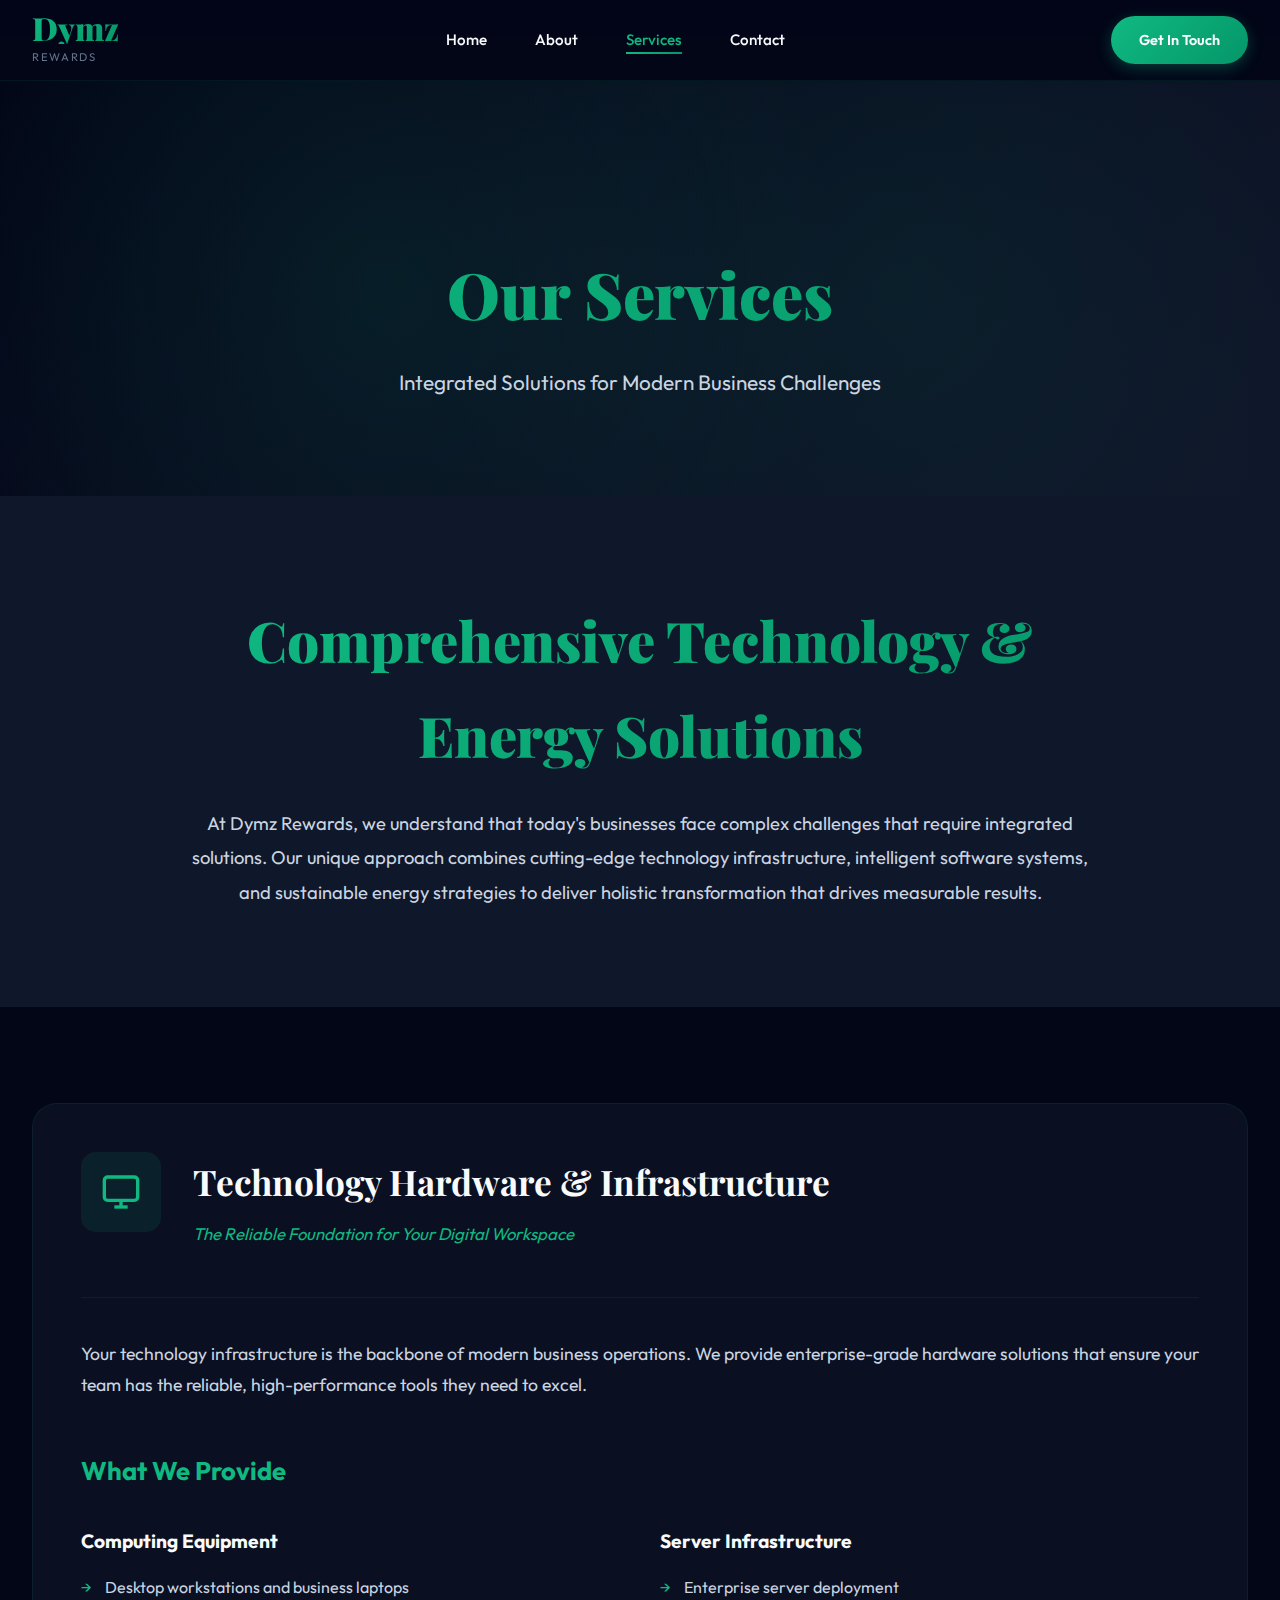
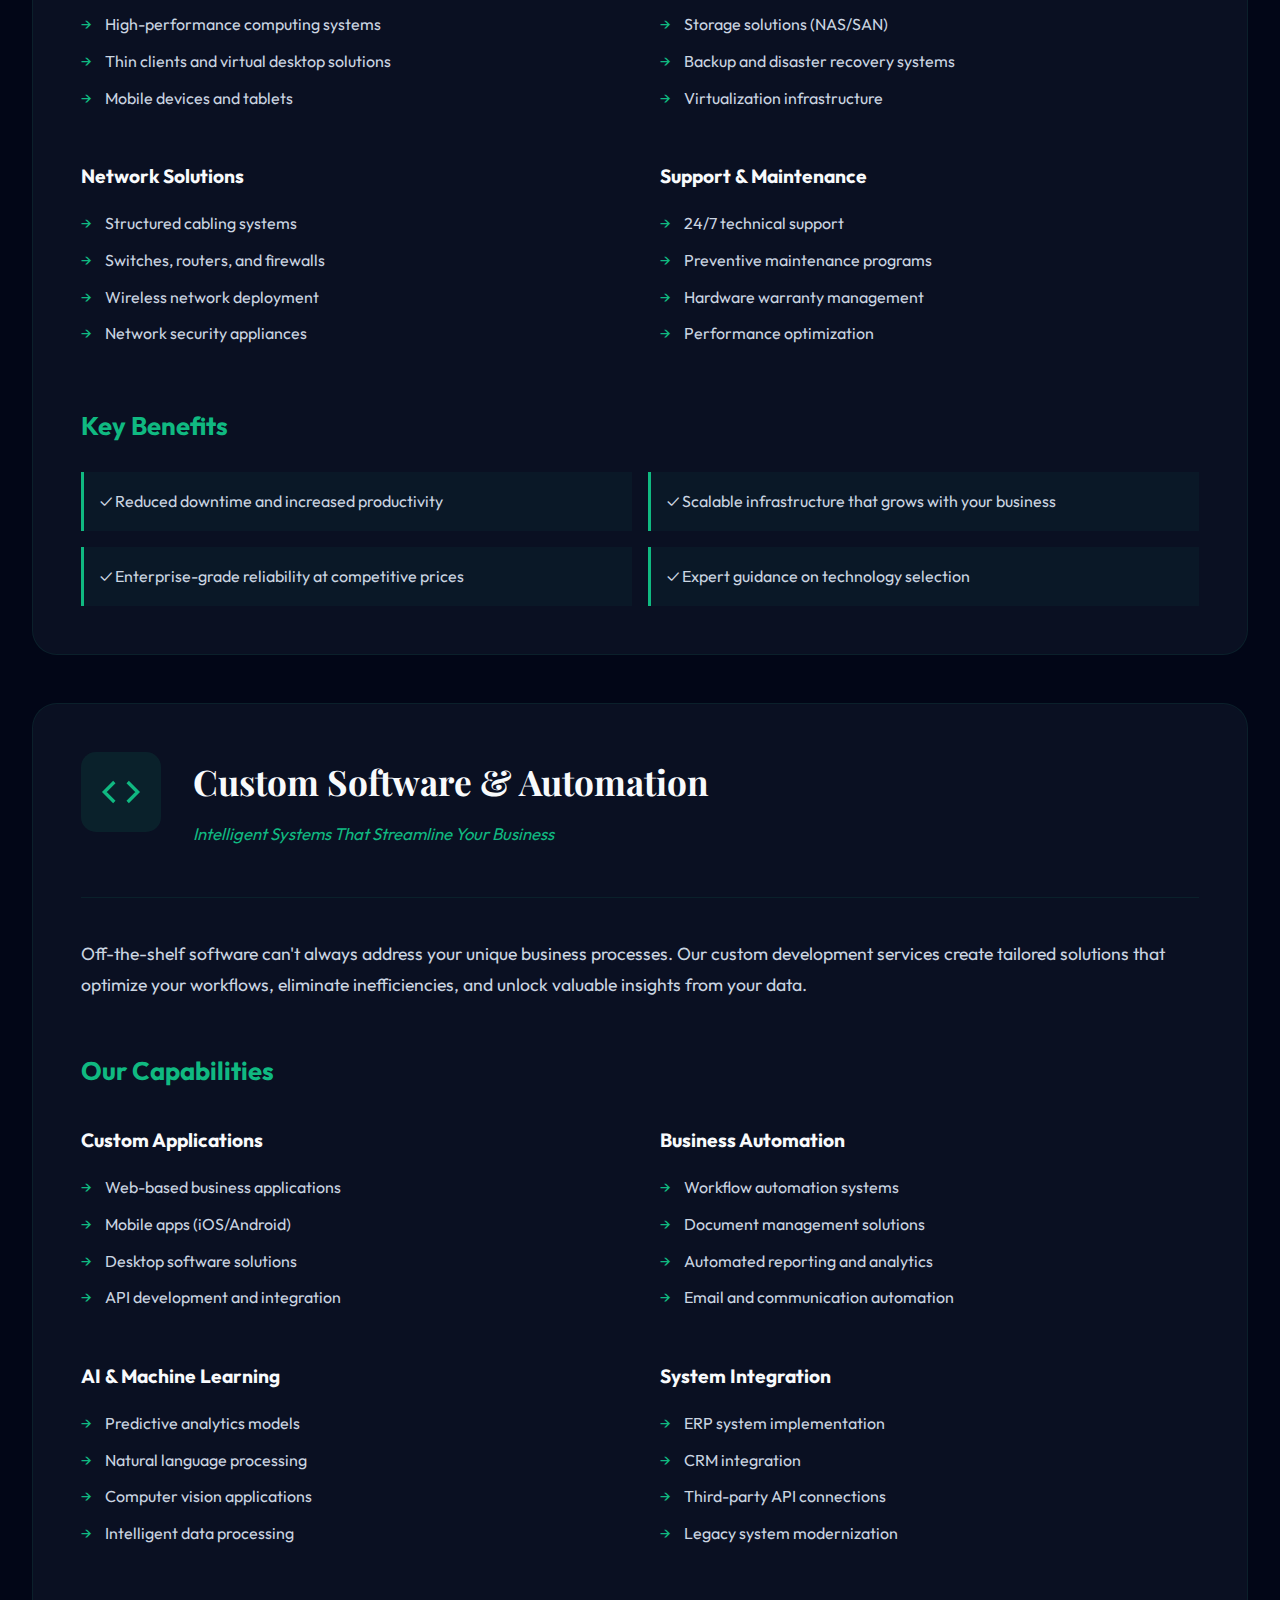
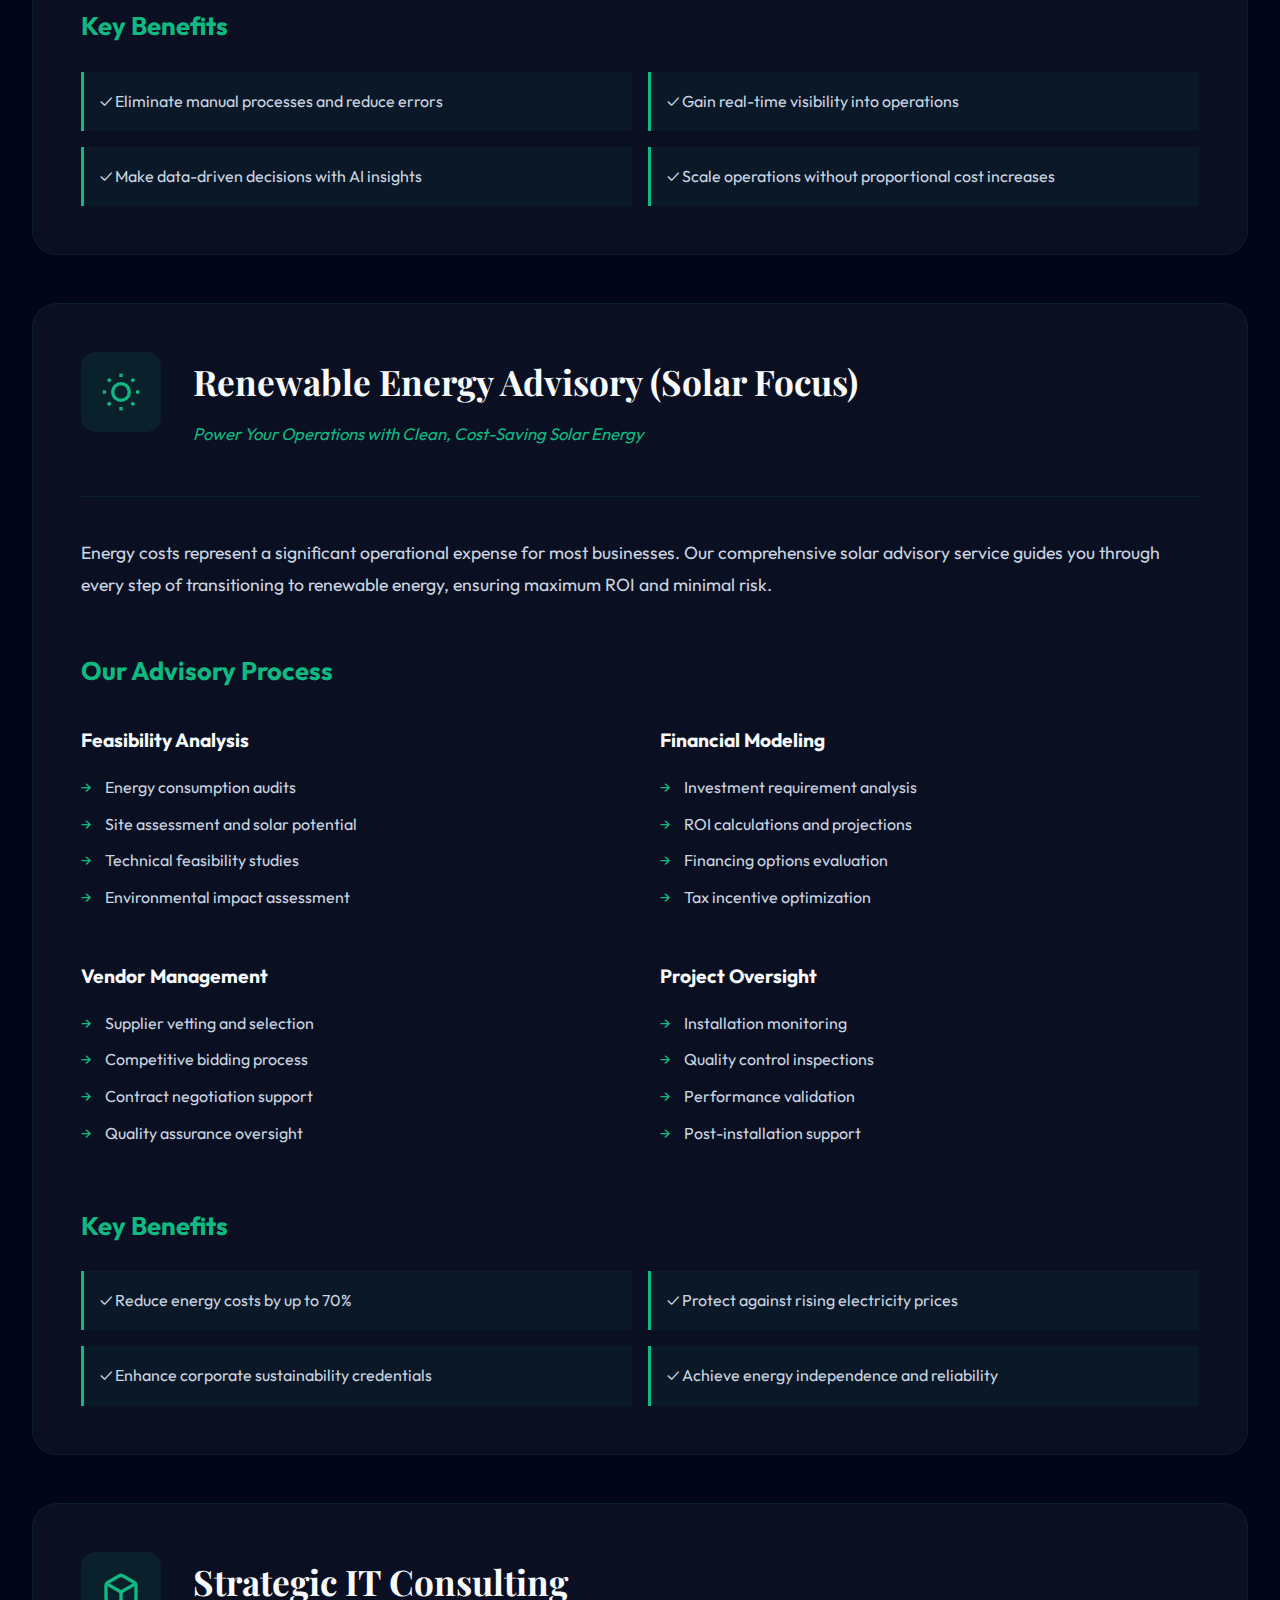
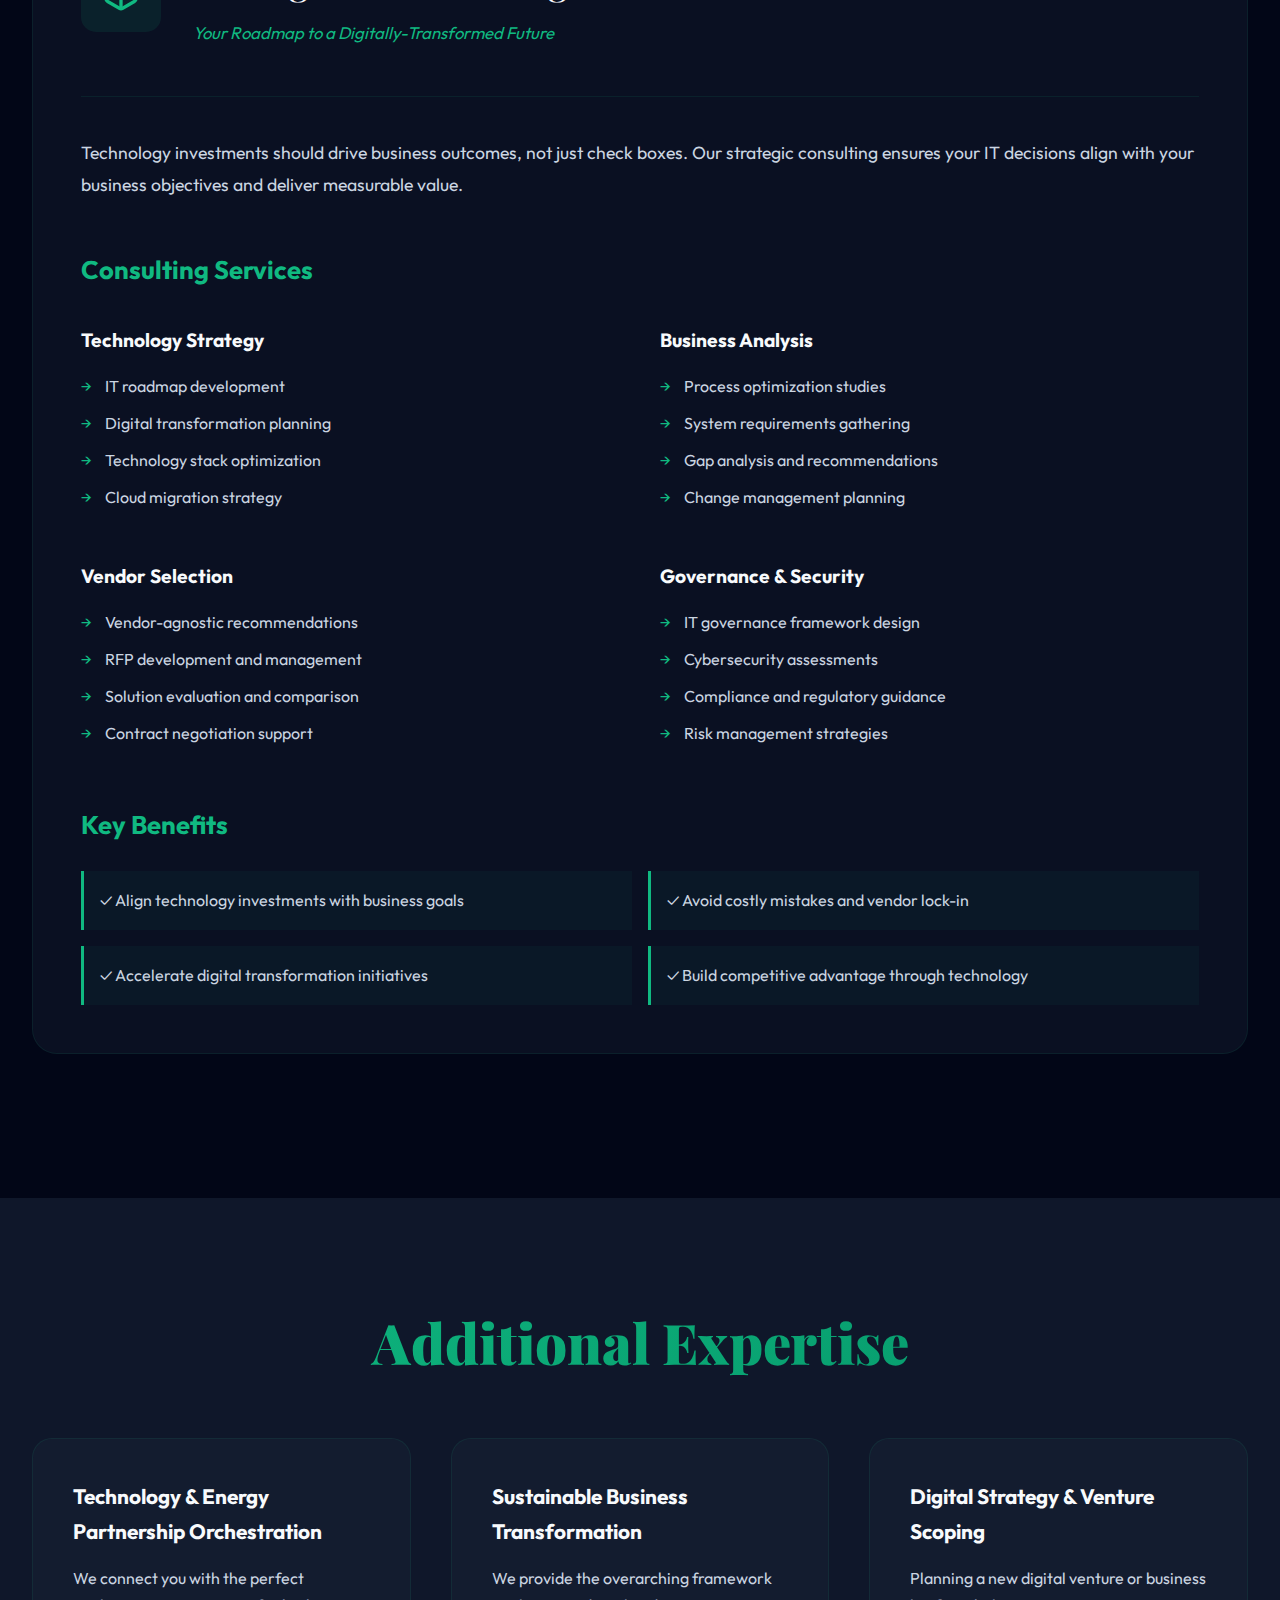
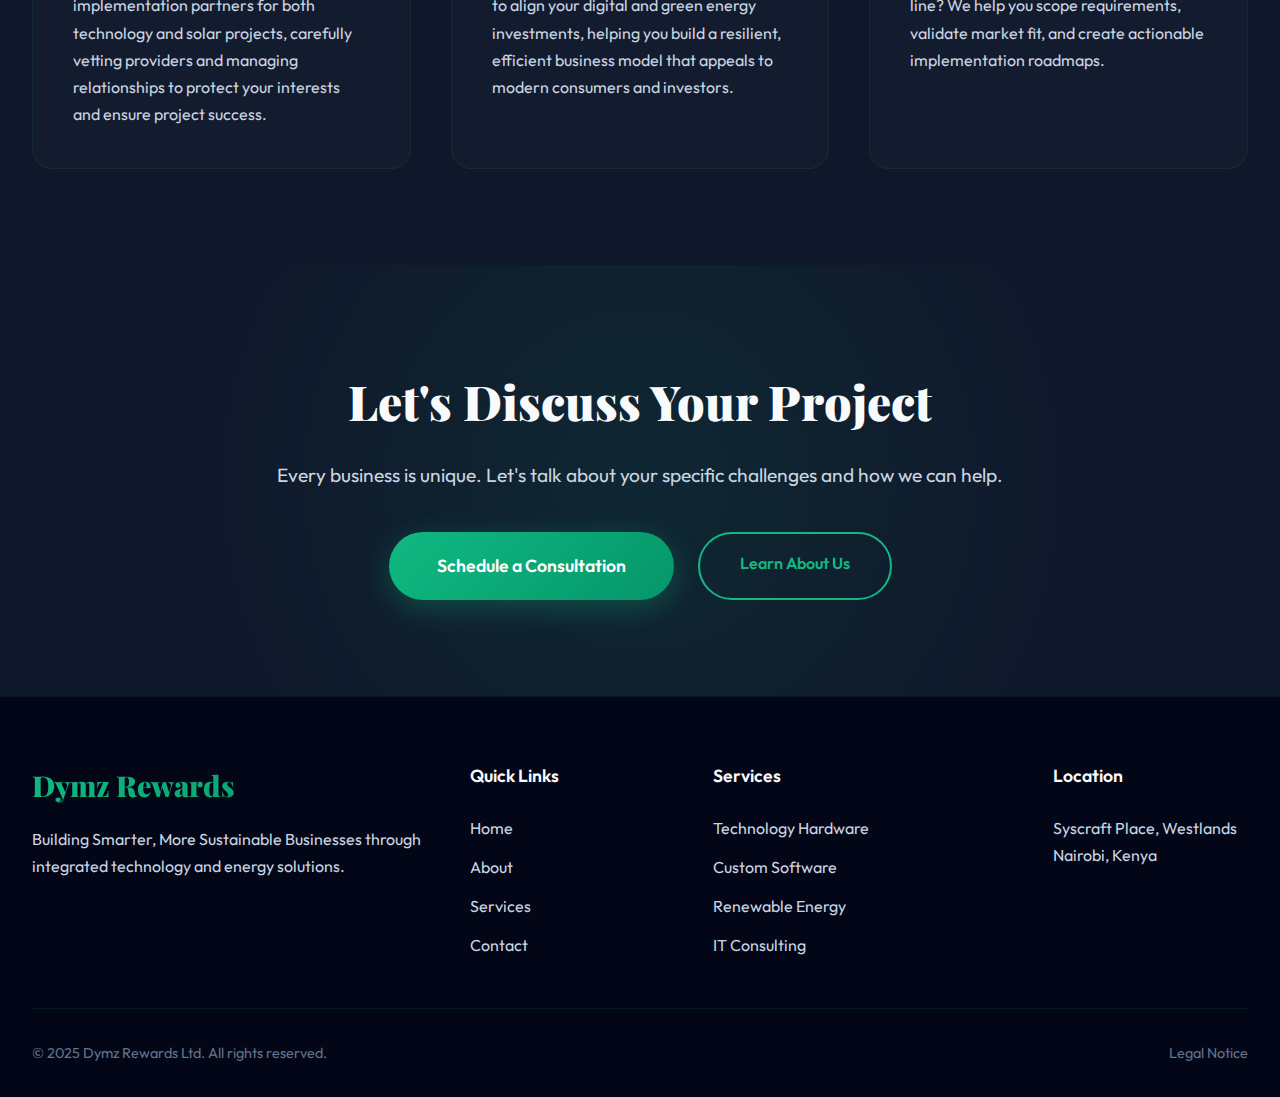
<file: Services.html>
<!DOCTYPE html>
<html lang="en">
<head>
    <meta charset="UTF-8">
    <meta name="viewport" content="width=device-width, initial-scale=1.0">
    <title>Our Services - Dymz Rewards Ltd</title>
    <meta name="description" content="Comprehensive technology and energy solutions including hardware infrastructure, custom software, renewable energy advisory, and strategic IT consulting.">
    <link rel="stylesheet" href="styles.css">
    <link rel="preconnect" href="https://fonts.googleapis.com">
    <link rel="preconnect" href="https://fonts.gstatic.com" crossorigin>
    <link href="https://fonts.googleapis.com/css2?family=Playfair+Display:wght@400;600;700;900&family=Outfit:wght@300;400;500;600;700&display=swap" rel="stylesheet">
</head>
<body>
    <!-- Navigation -->
    <nav class="navbar" id="navbar">
        <div class="container nav-container">
            <a href="/" class="logo">
                <span class="logo-text">Dymz</span>
                <span class="logo-subtitle">Rewards</span>
            </a>
            <button class="nav-toggle" id="navToggle" aria-label="Toggle navigation">
                <span></span>
                <span></span>
                <span></span>
            </button>
            <ul class="nav-menu" id="navMenu">
                <li><a href="/" class="nav-link">Home</a></li>
                <li><a href="/about.html" class="nav-link">About</a></li>
                <li><a href="/services.html" class="nav-link active">Services</a></li>
                <li><a href="/contact.html" class="nav-link">Contact</a></li>
            </ul>
            <a href="/contact.html" class="cta-btn">Get In Touch</a>
        </div>
    </nav>

    <!-- Page Header -->
    <section class="page-header">
        <div class="container">
            <h1 class="page-title">Our Services</h1>
            <p class="page-subtitle">Integrated Solutions for Modern Business Challenges</p>
        </div>
    </section>

    <!-- Services Overview -->
    <section class="content-section">
        <div class="container">
            <div class="centered-content">
                <h2 class="section-title">Comprehensive Technology & Energy Solutions</h2>
                <p class="intro-text">
                    At Dymz Rewards, we understand that today's businesses face complex challenges that require integrated solutions. 
                    Our unique approach combines cutting-edge technology infrastructure, intelligent software systems, and sustainable 
                    energy strategies to deliver holistic transformation that drives measurable results.
                </p>
            </div>
        </div>
    </section>

    <!-- Detailed Services -->
    <section class="detailed-services-section" id="tech-hardware">
        <div class="container">
            <div class="service-detail-card">
                <div class="service-detail-header">
                    <div class="service-detail-icon">
                        <svg viewBox="0 0 24 24" fill="none" stroke="currentColor" stroke-width="2">
                            <rect x="2" y="3" width="20" height="14" rx="2"/>
                            <line x1="8" y1="21" x2="16" y2="21"/>
                            <line x1="12" y1="17" x2="12" y2="21"/>
                        </svg>
                    </div>
                    <div>
                        <h2>Technology Hardware & Infrastructure</h2>
                        <p class="service-tagline">The Reliable Foundation for Your Digital Workspace</p>
                    </div>
                </div>
                
                <div class="service-detail-content">
                    <p class="service-intro">
                        Your technology infrastructure is the backbone of modern business operations. We provide enterprise-grade 
                        hardware solutions that ensure your team has the reliable, high-performance tools they need to excel.
                    </p>
                    
                    <div class="service-features">
                        <h3>What We Provide</h3>
                        <div class="features-grid">
                            <div class="feature-item">
                                <h4>Computing Equipment</h4>
                                <ul>
                                    <li>Desktop workstations and business laptops</li>
                                    <li>High-performance computing systems</li>
                                    <li>Thin clients and virtual desktop solutions</li>
                                    <li>Mobile devices and tablets</li>
                                </ul>
                            </div>
                            
                            <div class="feature-item">
                                <h4>Server Infrastructure</h4>
                                <ul>
                                    <li>Enterprise server deployment</li>
                                    <li>Storage solutions (NAS/SAN)</li>
                                    <li>Backup and disaster recovery systems</li>
                                    <li>Virtualization infrastructure</li>
                                </ul>
                            </div>
                            
                            <div class="feature-item">
                                <h4>Network Solutions</h4>
                                <ul>
                                    <li>Structured cabling systems</li>
                                    <li>Switches, routers, and firewalls</li>
                                    <li>Wireless network deployment</li>
                                    <li>Network security appliances</li>
                                </ul>
                            </div>
                            
                            <div class="feature-item">
                                <h4>Support & Maintenance</h4>
                                <ul>
                                    <li>24/7 technical support</li>
                                    <li>Preventive maintenance programs</li>
                                    <li>Hardware warranty management</li>
                                    <li>Performance optimization</li>
                                </ul>
                            </div>
                        </div>
                    </div>
                    
                    <div class="service-benefits">
                        <h3>Key Benefits</h3>
                        <div class="benefits-list">
                            <div class="benefit">✓ Reduced downtime and increased productivity</div>
                            <div class="benefit">✓ Scalable infrastructure that grows with your business</div>
                            <div class="benefit">✓ Enterprise-grade reliability at competitive prices</div>
                            <div class="benefit">✓ Expert guidance on technology selection</div>
                        </div>
                    </div>
                </div>
            </div>

            <div class="service-detail-card" id="software">
                <div class="service-detail-header">
                    <div class="service-detail-icon">
                        <svg viewBox="0 0 24 24" fill="none" stroke="currentColor" stroke-width="2">
                            <polyline points="16 18 22 12 16 6"/>
                            <polyline points="8 6 2 12 8 18"/>
                        </svg>
                    </div>
                    <div>
                        <h2>Custom Software & Automation</h2>
                        <p class="service-tagline">Intelligent Systems That Streamline Your Business</p>
                    </div>
                </div>
                
                <div class="service-detail-content">
                    <p class="service-intro">
                        Off-the-shelf software can't always address your unique business processes. Our custom development services 
                        create tailored solutions that optimize your workflows, eliminate inefficiencies, and unlock valuable insights from your data.
                    </p>
                    
                    <div class="service-features">
                        <h3>Our Capabilities</h3>
                        <div class="features-grid">
                            <div class="feature-item">
                                <h4>Custom Applications</h4>
                                <ul>
                                    <li>Web-based business applications</li>
                                    <li>Mobile apps (iOS/Android)</li>
                                    <li>Desktop software solutions</li>
                                    <li>API development and integration</li>
                                </ul>
                            </div>
                            
                            <div class="feature-item">
                                <h4>Business Automation</h4>
                                <ul>
                                    <li>Workflow automation systems</li>
                                    <li>Document management solutions</li>
                                    <li>Automated reporting and analytics</li>
                                    <li>Email and communication automation</li>
                                </ul>
                            </div>
                            
                            <div class="feature-item">
                                <h4>AI & Machine Learning</h4>
                                <ul>
                                    <li>Predictive analytics models</li>
                                    <li>Natural language processing</li>
                                    <li>Computer vision applications</li>
                                    <li>Intelligent data processing</li>
                                </ul>
                            </div>
                            
                            <div class="feature-item">
                                <h4>System Integration</h4>
                                <ul>
                                    <li>ERP system implementation</li>
                                    <li>CRM integration</li>
                                    <li>Third-party API connections</li>
                                    <li>Legacy system modernization</li>
                                </ul>
                            </div>
                        </div>
                    </div>
                    
                    <div class="service-benefits">
                        <h3>Key Benefits</h3>
                        <div class="benefits-list">
                            <div class="benefit">✓ Eliminate manual processes and reduce errors</div>
                            <div class="benefit">✓ Gain real-time visibility into operations</div>
                            <div class="benefit">✓ Make data-driven decisions with AI insights</div>
                            <div class="benefit">✓ Scale operations without proportional cost increases</div>
                        </div>
                    </div>
                </div>
            </div>

            <div class="service-detail-card" id="solar">
                <div class="service-detail-header">
                    <div class="service-detail-icon">
                        <svg viewBox="0 0 24 24" fill="none" stroke="currentColor" stroke-width="2">
                            <circle cx="12" cy="12" r="5"/>
                            <line x1="12" y1="1" x2="12" y2="3"/>
                            <line x1="12" y1="21" x2="12" y2="23"/>
                            <line x1="4.22" y1="4.22" x2="5.64" y2="5.64"/>
                            <line x1="18.36" y1="18.36" x2="19.78" y2="19.78"/>
                            <line x1="1" y1="12" x2="3" y2="12"/>
                            <line x1="21" y1="12" x2="23" y2="12"/>
                            <line x1="4.22" y1="19.78" x2="5.64" y2="18.36"/>
                            <line x1="18.36" y1="5.64" x2="19.78" y2="4.22"/>
                        </svg>
                    </div>
                    <div>
                        <h2>Renewable Energy Advisory (Solar Focus)</h2>
                        <p class="service-tagline">Power Your Operations with Clean, Cost-Saving Solar Energy</p>
                    </div>
                </div>
                
                <div class="service-detail-content">
                    <p class="service-intro">
                        Energy costs represent a significant operational expense for most businesses. Our comprehensive solar advisory 
                        service guides you through every step of transitioning to renewable energy, ensuring maximum ROI and minimal risk.
                    </p>
                    
                    <div class="service-features">
                        <h3>Our Advisory Process</h3>
                        <div class="features-grid">
                            <div class="feature-item">
                                <h4>Feasibility Analysis</h4>
                                <ul>
                                    <li>Energy consumption audits</li>
                                    <li>Site assessment and solar potential</li>
                                    <li>Technical feasibility studies</li>
                                    <li>Environmental impact assessment</li>
                                </ul>
                            </div>
                            
                            <div class="feature-item">
                                <h4>Financial Modeling</h4>
                                <ul>
                                    <li>Investment requirement analysis</li>
                                    <li>ROI calculations and projections</li>
                                    <li>Financing options evaluation</li>
                                    <li>Tax incentive optimization</li>
                                </ul>
                            </div>
                            
                            <div class="feature-item">
                                <h4>Vendor Management</h4>
                                <ul>
                                    <li>Supplier vetting and selection</li>
                                    <li>Competitive bidding process</li>
                                    <li>Contract negotiation support</li>
                                    <li>Quality assurance oversight</li>
                                </ul>
                            </div>
                            
                            <div class="feature-item">
                                <h4>Project Oversight</h4>
                                <ul>
                                    <li>Installation monitoring</li>
                                    <li>Quality control inspections</li>
                                    <li>Performance validation</li>
                                    <li>Post-installation support</li>
                                </ul>
                            </div>
                        </div>
                    </div>
                    
                    <div class="service-benefits">
                        <h3>Key Benefits</h3>
                        <div class="benefits-list">
                            <div class="benefit">✓ Reduce energy costs by up to 70%</div>
                            <div class="benefit">✓ Protect against rising electricity prices</div>
                            <div class="benefit">✓ Enhance corporate sustainability credentials</div>
                            <div class="benefit">✓ Achieve energy independence and reliability</div>
                        </div>
                    </div>
                </div>
            </div>

            <div class="service-detail-card" id="consulting">
                <div class="service-detail-header">
                    <div class="service-detail-icon">
                        <svg viewBox="0 0 24 24" fill="none" stroke="currentColor" stroke-width="2">
                            <path d="M21 16V8a2 2 0 0 0-1-1.73l-7-4a2 2 0 0 0-2 0l-7 4A2 2 0 0 0 3 8v8a2 2 0 0 0 1 1.73l7 4a2 2 0 0 0 2 0l7-4A2 2 0 0 0 21 16z"/>
                            <polyline points="3.27 6.96 12 12.01 20.73 6.96"/>
                            <line x1="12" y1="22.08" x2="12" y2="12"/>
                        </svg>
                    </div>
                    <div>
                        <h2>Strategic IT Consulting</h2>
                        <p class="service-tagline">Your Roadmap to a Digitally-Transformed Future</p>
                    </div>
                </div>
                
                <div class="service-detail-content">
                    <p class="service-intro">
                        Technology investments should drive business outcomes, not just check boxes. Our strategic consulting ensures 
                        your IT decisions align with your business objectives and deliver measurable value.
                    </p>
                    
                    <div class="service-features">
                        <h3>Consulting Services</h3>
                        <div class="features-grid">
                            <div class="feature-item">
                                <h4>Technology Strategy</h4>
                                <ul>
                                    <li>IT roadmap development</li>
                                    <li>Digital transformation planning</li>
                                    <li>Technology stack optimization</li>
                                    <li>Cloud migration strategy</li>
                                </ul>
                            </div>
                            
                            <div class="feature-item">
                                <h4>Business Analysis</h4>
                                <ul>
                                    <li>Process optimization studies</li>
                                    <li>System requirements gathering</li>
                                    <li>Gap analysis and recommendations</li>
                                    <li>Change management planning</li>
                                </ul>
                            </div>
                            
                            <div class="feature-item">
                                <h4>Vendor Selection</h4>
                                <ul>
                                    <li>Vendor-agnostic recommendations</li>
                                    <li>RFP development and management</li>
                                    <li>Solution evaluation and comparison</li>
                                    <li>Contract negotiation support</li>
                                </ul>
                            </div>
                            
                            <div class="feature-item">
                                <h4>Governance & Security</h4>
                                <ul>
                                    <li>IT governance framework design</li>
                                    <li>Cybersecurity assessments</li>
                                    <li>Compliance and regulatory guidance</li>
                                    <li>Risk management strategies</li>
                                </ul>
                            </div>
                        </div>
                    </div>
                    
                    <div class="service-benefits">
                        <h3>Key Benefits</h3>
                        <div class="benefits-list">
                            <div class="benefit">✓ Align technology investments with business goals</div>
                            <div class="benefit">✓ Avoid costly mistakes and vendor lock-in</div>
                            <div class="benefit">✓ Accelerate digital transformation initiatives</div>
                            <div class="benefit">✓ Build competitive advantage through technology</div>
                        </div>
                    </div>
                </div>
            </div>
        </div>
    </section>

    <!-- Additional Services -->
    <section class="additional-services-section">
        <div class="container">
            <h2 class="section-title centered">Additional Expertise</h2>
            
            <div class="additional-grid">
                <div class="additional-card">
                    <h3>Technology & Energy Partnership Orchestration</h3>
                    <p>We connect you with the perfect implementation partners for both technology and solar projects, carefully vetting providers and managing relationships to protect your interests and ensure project success.</p>
                </div>
                
                <div class="additional-card">
                    <h3>Sustainable Business Transformation</h3>
                    <p>We provide the overarching framework to align your digital and green energy investments, helping you build a resilient, efficient business model that appeals to modern consumers and investors.</p>
                </div>
                
                <div class="additional-card">
                    <h3>Digital Strategy & Venture Scoping</h3>
                    <p>Planning a new digital venture or business line? We help you scope requirements, validate market fit, and create actionable implementation roadmaps.</p>
                </div>
            </div>
        </div>
    </section>

    <!-- CTA Section -->
    <section class="cta-section">
        <div class="container">
            <div class="cta-content">
                <h2>Let's Discuss Your Project</h2>
                <p>Every business is unique. Let's talk about your specific challenges and how we can help.</p>
                <div class="cta-buttons">
                    <a href="/contact.html" class="primary-cta">Schedule a Consultation</a>
                    <a href="/about.html" class="secondary-cta">Learn About Us</a>
                </div>
            </div>
        </div>
    </section>

    <!-- Footer -->
    <footer class="footer">
        <div class="container">
            <div class="footer-grid">
                <div class="footer-col">
                    <h3 class="footer-title">Dymz Rewards</h3>
                    <p class="footer-text">
                        Building Smarter, More Sustainable Businesses through integrated technology and energy solutions.
                    </p>
                </div>
                
                <div class="footer-col">
                    <h4 class="footer-heading">Quick Links</h4>
                    <ul class="footer-links">
                        <li><a href="/">Home</a></li>
                        <li><a href="/about.html">About</a></li>
                        <li><a href="/services.html">Services</a></li>
                        <li><a href="/contact.html">Contact</a></li>
                    </ul>
                </div>
                
                <div class="footer-col">
                    <h4 class="footer-heading">Services</h4>
                    <ul class="footer-links">
                        <li><a href="#tech-hardware">Technology Hardware</a></li>
                        <li><a href="#software">Custom Software</a></li>
                        <li><a href="#solar">Renewable Energy</a></li>
                        <li><a href="#consulting">IT Consulting</a></li>
                    </ul>
                </div>
                
                <div class="footer-col">
                    <h4 class="footer-heading">Location</h4>
                    <p class="footer-text">
                        Syscraft Place, Westlands<br>
                        Nairobi, Kenya
                    </p>
                </div>
            </div>
            
            <div class="footer-bottom">
                <p>&copy; 2025 Dymz Rewards Ltd. All rights reserved.</p>
                <a href="/legal.html" class="footer-legal">Legal Notice</a>
            </div>
        </div>
    </footer>

    <script src="script.js"></script>
</body>
</html>
</file>
<file: styles.css>
:root {
    --primary: #10b981;
    --primary-dark: #059669;
    --primary-light: #34d399;
    --secondary: #1e293b;
    --dark: #0f172a;
    --darker: #020617;
    --light: #f8fafc;
    --gray: #64748b;
    --gray-light: #cbd5e1;
    --gradient: linear-gradient(135deg, #10b981 0%, #059669 100%);
    --shadow-sm: 0 2px 8px rgba(0, 0, 0, 0.1);
    --shadow-md: 0 4px 20px rgba(0, 0, 0, 0.15);
    --shadow-lg: 0 10px 40px rgba(0, 0, 0, 0.2);
    --transition: all 0.4s cubic-bezier(0.4, 0, 0.2, 1);
}

* {
    margin: 0;
    padding: 0;
    box-sizing: border-box;
}

html {
    scroll-behavior: smooth;
    overflow-x: hidden;
}

body {
    font-family: 'Outfit', sans-serif;
    background: var(--darker);
    color: var(--light);
    line-height: 1.7;
    overflow-x: hidden;
}

.container {
    max-width: 1280px;
    margin: 0 auto;
    padding: 0 2rem;
}

/* Navigation */
.navbar {
    position: fixed;
    top: 0;
    left: 0;
    right: 0;
    z-index: 1000;
    background: rgba(2, 6, 23, 0.85);
    backdrop-filter: blur(20px);
    border-bottom: 1px solid rgba(16, 185, 129, 0.1);
    transition: var(--transition);
}

.navbar.scrolled {
    background: rgba(2, 6, 23, 0.95);
    box-shadow: var(--shadow-md);
}

.nav-container {
    display: flex;
    align-items: center;
    justify-content: space-between;
    height: 80px;
}

.logo {
    display: flex;
    flex-direction: column;
    text-decoration: none;
    transition: var(--transition);
}

.logo-text {
    font-family: 'Playfair Display', serif;
    font-size: 2rem;
    font-weight: 900;
    background: var(--gradient);
    -webkit-background-clip: text;
    -webkit-text-fill-color: transparent;
    background-clip: text;
    line-height: 1;
}

.logo-subtitle {
    font-size: 0.7rem;
    color: var(--gray);
    letter-spacing: 0.15em;
    text-transform: uppercase;
    margin-top: 0.25rem;
}

.logo:hover {
    transform: translateY(-2px);
}

.nav-menu {
    display: flex;
    list-style: none;
    gap: 3rem;
    align-items: center;
}

.nav-link {
    color: var(--light);
    text-decoration: none;
    font-weight: 500;
    font-size: 0.95rem;
    position: relative;
    transition: var(--transition);
}

.nav-link::after {
    content: '';
    position: absolute;
    bottom: -5px;
    left: 0;
    width: 0;
    height: 2px;
    background: var(--gradient);
    transition: var(--transition);
}

.nav-link:hover::after,
.nav-link.active::after {
    width: 100%;
}

.nav-link:hover,
.nav-link.active {
    color: var(--primary);
}

.cta-btn {
    padding: 0.75rem 1.75rem;
    background: var(--gradient);
    color: white;
    text-decoration: none;
    border-radius: 50px;
    font-weight: 600;
    font-size: 0.9rem;
    transition: var(--transition);
    box-shadow: 0 4px 15px rgba(16, 185, 129, 0.3);
}

.cta-btn:hover {
    transform: translateY(-2px);
    box-shadow: 0 6px 25px rgba(16, 185, 129, 0.4);
}

.nav-toggle {
    display: none;
    flex-direction: column;
    gap: 5px;
    background: none;
    border: none;
    cursor: pointer;
    padding: 0.5rem;
}

.nav-toggle span {
    width: 25px;
    height: 2px;
    background: var(--light);
    transition: var(--transition);
}

/* Hero Section */
.hero {
    position: relative;
    min-height: 100vh;
    display: flex;
    align-items: center;
    justify-content: center;
    overflow: hidden;
    padding-top: 80px;
}

.hero-bg {
    position: absolute;
    inset: 0;
    background: 
        radial-gradient(circle at 20% 50%, rgba(16, 185, 129, 0.15) 0%, transparent 50%),
        radial-gradient(circle at 80% 80%, rgba(16, 185, 129, 0.1) 0%, transparent 50%);
    z-index: 0;
}

.hero-bg::before {
    content: '';
    position: absolute;
    inset: 0;
    background-image: 
        linear-gradient(rgba(16, 185, 129, 0.03) 1px, transparent 1px),
        linear-gradient(90deg, rgba(16, 185, 129, 0.03) 1px, transparent 1px);
    background-size: 50px 50px;
    animation: gridMove 20s linear infinite;
}

@keyframes gridMove {
    0% { transform: translate(0, 0); }
    100% { transform: translate(50px, 50px); }
}

.hero-container {
    position: relative;
    z-index: 1;
    display: grid;
    grid-template-columns: 1.2fr 1fr;
    gap: 4rem;
    align-items: center;
}

.hero-content {
    animation: fadeInUp 1s ease-out;
}

@keyframes fadeInUp {
    from {
        opacity: 0;
        transform: translateY(30px);
    }
    to {
        opacity: 1;
        transform: translateY(0);
    }
}

.hero-title {
    font-family: 'Playfair Display', serif;
    font-size: 4rem;
    font-weight: 900;
    line-height: 1.1;
    margin-bottom: 1.5rem;
}

.title-line {
    display: block;
    animation: fadeInUp 1s ease-out backwards;
}

.title-line:nth-child(1) { animation-delay: 0.2s; }
.title-line:nth-child(2) { animation-delay: 0.4s; }
.title-line:nth-child(3) { animation-delay: 0.6s; }

.title-line.highlight {
    background: var(--gradient);
    -webkit-background-clip: text;
    -webkit-text-fill-color: transparent;
    background-clip: text;
}

.hero-subtitle {
    font-size: 1.15rem;
    color: var(--gray-light);
    margin-bottom: 2.5rem;
    max-width: 600px;
    line-height: 1.8;
    animation: fadeInUp 1s ease-out 0.8s backwards;
}

.hero-cta {
    display: inline-block;
    padding: 1.2rem 3rem;
    background: var(--gradient);
    color: white;
    text-decoration: none;
    border-radius: 50px;
    font-weight: 600;
    font-size: 1.1rem;
    transition: var(--transition);
    box-shadow: 0 8px 30px rgba(16, 185, 129, 0.3);
    animation: fadeInUp 1s ease-out 1s backwards;
}

.hero-cta:hover {
    transform: translateY(-3px);
    box-shadow: 0 12px 40px rgba(16, 185, 129, 0.4);
}

.hero-decoration {
    position: relative;
    height: 500px;
    animation: fadeIn 1.5s ease-out 0.5s backwards;
}

@keyframes fadeIn {
    from { opacity: 0; }
    to { opacity: 1; }
}

.floating-card {
    position: absolute;
    background: rgba(30, 41, 59, 0.5);
    backdrop-filter: blur(10px);
    border: 1px solid rgba(16, 185, 129, 0.2);
    border-radius: 20px;
    padding: 2rem;
    box-shadow: var(--shadow-lg);
}

.card-1 {
    width: 280px;
    height: 200px;
    top: 50px;
    left: 0;
    animation: float 6s ease-in-out infinite;
}

.card-2 {
    width: 220px;
    height: 180px;
    top: 200px;
    right: 50px;
    animation: float 7s ease-in-out infinite;
    animation-delay: 1s;
}

.card-3 {
    width: 250px;
    height: 150px;
    bottom: 100px;
    left: 80px;
    animation: float 8s ease-in-out infinite;
    animation-delay: 2s;
}

@keyframes float {
    0%, 100% { transform: translateY(0) rotate(0deg); }
    50% { transform: translateY(-20px) rotate(2deg); }
}

.scroll-indicator {
    position: absolute;
    bottom: 40px;
    left: 50%;
    transform: translateX(-50%);
    display: flex;
    flex-direction: column;
    align-items: center;
    gap: 1rem;
    color: var(--gray);
    font-size: 0.85rem;
    text-transform: uppercase;
    letter-spacing: 0.15em;
    animation: fadeInUp 1s ease-out 1.2s backwards;
}

.scroll-line {
    width: 2px;
    height: 40px;
    background: linear-gradient(to bottom, var(--primary), transparent);
    animation: scrollLine 2s ease-in-out infinite;
}

@keyframes scrollLine {
    0%, 100% { transform: translateY(0); opacity: 0; }
    50% { transform: translateY(20px); opacity: 1; }
}

/* Stats Section */
.stats-section {
    padding: 8rem 0;
    background: linear-gradient(to bottom, var(--darker), var(--dark));
}

.section-subtitle {
    text-align: center;
    font-family: 'Playfair Display', serif;
    font-size: 3rem;
    font-weight: 700;
    margin-bottom: 1rem;
}

.section-description {
    text-align: center;
    color: var(--gray-light);
    font-size: 1.1rem;
    margin-bottom: 4rem;
}

.stats-grid {
    display: grid;
    grid-template-columns: repeat(3, 1fr);
    gap: 3rem;
    margin-top: 4rem;
}

.stat-card {
    text-align: center;
    padding: 3rem 2rem;
    background: rgba(30, 41, 59, 0.3);
    border: 1px solid rgba(16, 185, 129, 0.1);
    border-radius: 20px;
    transition: var(--transition);
}

.stat-card:hover {
    transform: translateY(-10px);
    border-color: rgba(16, 185, 129, 0.3);
    background: rgba(30, 41, 59, 0.5);
    box-shadow: var(--shadow-lg);
}

.stat-number {
    font-family: 'Playfair Display', serif;
    font-size: 4.5rem;
    font-weight: 900;
    background: var(--gradient);
    -webkit-background-clip: text;
    -webkit-text-fill-color: transparent;
    background-clip: text;
    line-height: 1;
    margin-bottom: 1rem;
}

.stat-number::after {
    content: '+';
}

.stat-label {
    color: var(--gray-light);
    font-size: 1.1rem;
    font-weight: 500;
}

/* Services Section */
.services-section {
    padding: 8rem 0;
    background: var(--dark);
    position: relative;
}

.services-section::before {
    content: '';
    position: absolute;
    top: 0;
    left: 0;
    right: 0;
    height: 1px;
    background: linear-gradient(90deg, transparent, var(--primary), transparent);
}

.section-header {
    text-align: center;
    max-width: 800px;
    margin: 0 auto 5rem;
}

.section-title {
    font-family: 'Playfair Display', serif;
    font-size: 3.5rem;
    font-weight: 900;
    margin-bottom: 1.5rem;
    background: var(--gradient);
    -webkit-background-clip: text;
    -webkit-text-fill-color: transparent;
    background-clip: text;
}

.section-intro {
    font-size: 1.15rem;
    color: var(--gray-light);
    line-height: 1.8;
}

.services-grid {
    display: grid;
    grid-template-columns: repeat(auto-fit, minmax(350px, 1fr));
    gap: 2.5rem;
}

.service-card {
    padding: 3rem;
    background: rgba(30, 41, 59, 0.3);
    border: 1px solid rgba(16, 185, 129, 0.1);
    border-radius: 25px;
    transition: var(--transition);
    position: relative;
    overflow: hidden;
}

.service-card::before {
    content: '';
    position: absolute;
    top: 0;
    left: 0;
    width: 100%;
    height: 4px;
    background: var(--gradient);
    transform: scaleX(0);
    transform-origin: left;
    transition: var(--transition);
}

.service-card:hover::before {
    transform: scaleX(1);
}

.service-card:hover {
    transform: translateY(-10px);
    border-color: rgba(16, 185, 129, 0.3);
    background: rgba(30, 41, 59, 0.5);
    box-shadow: var(--shadow-lg);
}

.service-icon {
    width: 70px;
    height: 70px;
    background: rgba(16, 185, 129, 0.1);
    border-radius: 15px;
    display: flex;
    align-items: center;
    justify-content: center;
    margin-bottom: 2rem;
    color: var(--primary);
    transition: var(--transition);
}

.service-card:hover .service-icon {
    background: rgba(16, 185, 129, 0.2);
    transform: scale(1.1) rotate(5deg);
}

.service-icon svg {
    width: 35px;
    height: 35px;
}

.service-title {
    font-family: 'Playfair Display', serif;
    font-size: 1.6rem;
    font-weight: 700;
    margin-bottom: 1rem;
    color: var(--light);
}

.service-tagline {
    color: var(--primary);
    font-style: italic;
    margin-bottom: 1rem;
    font-size: 1.05rem;
}

.service-description {
    color: var(--gray-light);
    line-height: 1.8;
}

/* About Section */
.about-section {
    padding: 8rem 0;
    background: linear-gradient(to bottom, var(--dark), var(--darker));
}

.about-grid {
    display: grid;
    grid-template-columns: 1fr 1fr;
    gap: 5rem;
    align-items: center;
}

.about-image {
    position: relative;
}

.image-placeholder {
    width: 100%;
    aspect-ratio: 4/3;
    background: 
        linear-gradient(135deg, rgba(16, 185, 129, 0.2), rgba(5, 150, 105, 0.1)),
        url('data:image/svg+xml,<svg xmlns="http://www.w3.org/2000/svg" viewBox="0 0 400 300"><rect fill="%231e293b" width="400" height="300"/><text x="50%" y="50%" fill="%2364748b" font-family="Arial" font-size="20" text-anchor="middle" dominant-baseline="middle">About Dymz</text></svg>');
    background-size: cover;
    background-position: center;
    border-radius: 25px;
    border: 1px solid rgba(16, 185, 129, 0.2);
    box-shadow: var(--shadow-lg);
}

.about-content .section-title {
    text-align: left;
    margin-bottom: 2rem;
}

.about-text {
    font-size: 1.1rem;
    color: var(--gray-light);
    line-height: 1.9;
    margin-bottom: 2.5rem;
}

.about-highlight {
    padding: 2rem;
    background: rgba(16, 185, 129, 0.05);
    border-left: 4px solid var(--primary);
    border-radius: 10px;
    margin-bottom: 2.5rem;
}

.about-highlight h3 {
    font-family: 'Playfair Display', serif;
    font-size: 1.5rem;
    margin-bottom: 1rem;
    color: var(--primary);
}

.about-highlight p {
    color: var(--gray-light);
    line-height: 1.7;
}

.secondary-cta {
    display: inline-block;
    padding: 1rem 2.5rem;
    background: transparent;
    color: var(--primary);
    text-decoration: none;
    border: 2px solid var(--primary);
    border-radius: 50px;
    font-weight: 600;
    transition: var(--transition);
}

.secondary-cta:hover {
    background: var(--primary);
    color: white;
    transform: translateY(-3px);
    box-shadow: 0 8px 25px rgba(16, 185, 129, 0.3);
}

/* Contact Section */
.contact-section {
    padding: 8rem 0;
    background: var(--darker);
    position: relative;
}

.contact-grid {
    display: grid;
    grid-template-columns: 1fr 1.2fr;
    gap: 5rem;
    align-items: start;
}

.contact-info .section-title {
    text-align: left;
    margin-bottom: 1.5rem;
}

.contact-intro {
    font-size: 1.1rem;
    color: var(--gray-light);
    line-height: 1.8;
    margin-bottom: 3rem;
}

.info-cards {
    display: flex;
    flex-direction: column;
    gap: 2rem;
}

.info-card {
    display: flex;
    gap: 1.5rem;
    padding: 2rem;
    background: rgba(30, 41, 59, 0.3);
    border: 1px solid rgba(16, 185, 129, 0.1);
    border-radius: 15px;
    transition: var(--transition);
}

.info-card:hover {
    border-color: rgba(16, 185, 129, 0.3);
    transform: translateX(10px);
}

.info-icon {
    width: 50px;
    height: 50px;
    background: rgba(16, 185, 129, 0.1);
    border-radius: 10px;
    display: flex;
    align-items: center;
    justify-content: center;
    color: var(--primary);
    flex-shrink: 0;
}

.info-icon svg {
    width: 24px;
    height: 24px;
}

.info-content h4 {
    font-size: 1.1rem;
    margin-bottom: 0.5rem;
    color: var(--light);
}

.info-content p {
    color: var(--gray-light);
    line-height: 1.6;
}

.info-content a {
    color: var(--primary);
    text-decoration: none;
    transition: var(--transition);
}

.info-content a:hover {
    color: var(--primary-light);
}

.contact-form-wrapper {
    background: rgba(30, 41, 59, 0.3);
    border: 1px solid rgba(16, 185, 129, 0.1);
    border-radius: 25px;
    padding: 3rem;
}

.form-group {
    margin-bottom: 1.5rem;
}

.form-group label {
    display: block;
    margin-bottom: 0.5rem;
    color: var(--gray-light);
    font-weight: 500;
}

.form-group input,
.form-group textarea {
    width: 100%;
    padding: 1rem 1.25rem;
    background: rgba(15, 23, 42, 0.5);
    border: 1px solid rgba(16, 185, 129, 0.2);
    border-radius: 10px;
    color: var(--light);
    font-family: 'Outfit', sans-serif;
    font-size: 1rem;
    transition: var(--transition);
}

.form-group input:focus,
.form-group textarea:focus {
    outline: none;
    border-color: var(--primary);
    background: rgba(15, 23, 42, 0.7);
}

.form-group textarea {
    resize: vertical;
}

.submit-btn {
    width: 100%;
    padding: 1.2rem;
    background: var(--gradient);
    color: white;
    border: none;
    border-radius: 10px;
    font-size: 1.1rem;
    font-weight: 600;
    cursor: pointer;
    transition: var(--transition);
    box-shadow: 0 8px 25px rgba(16, 185, 129, 0.3);
}

.submit-btn:hover {
    transform: translateY(-2px);
    box-shadow: 0 12px 35px rgba(16, 185, 129, 0.4);
}

/* Footer */
.footer {
    background: var(--darker);
    border-top: 1px solid rgba(16, 185, 129, 0.1);
    padding: 4rem 0 2rem;
}

.footer-grid {
    display: grid;
    grid-template-columns: 2fr 1fr 1.5fr 1fr;
    gap: 3rem;
    margin-bottom: 3rem;
}

.footer-title {
    font-family: 'Playfair Display', serif;
    font-size: 1.8rem;
    font-weight: 900;
    background: var(--gradient);
    -webkit-background-clip: text;
    -webkit-text-fill-color: transparent;
    background-clip: text;
    margin-bottom: 1rem;
}

.footer-text {
    color: var(--gray-light);
    line-height: 1.7;
}

.footer-heading {
    font-size: 1.1rem;
    font-weight: 600;
    margin-bottom: 1.5rem;
    color: var(--light);
}

.footer-links {
    list-style: none;
    display: flex;
    flex-direction: column;
    gap: 0.75rem;
}

.footer-links a {
    color: var(--gray-light);
    text-decoration: none;
    transition: var(--transition);
}

.footer-links a:hover {
    color: var(--primary);
    padding-left: 5px;
}

.footer-bottom {
    padding-top: 2rem;
    border-top: 1px solid rgba(16, 185, 129, 0.1);
    display: flex;
    justify-content: space-between;
    align-items: center;
    color: var(--gray);
    font-size: 0.9rem;
}

.footer-legal {
    color: var(--gray);
    text-decoration: none;
    transition: var(--transition);
}

.footer-legal:hover {
    color: var(--primary);
}

/* Responsive Design */
@media (max-width: 1024px) {
    .hero-container {
        grid-template-columns: 1fr;
        gap: 3rem;
    }
    
    .hero-decoration {
        display: none;
    }
    
    .hero-title {
        font-size: 3rem;
    }
    
    .stats-grid {
        grid-template-columns: repeat(2, 1fr);
    }
    
    .services-grid {
        grid-template-columns: repeat(auto-fit, minmax(300px, 1fr));
    }
    
    .about-grid,
    .contact-grid {
        grid-template-columns: 1fr;
        gap: 3rem;
    }
    
    .footer-grid {
        grid-template-columns: repeat(2, 1fr);
    }
}

@media (max-width: 768px) {
    .container {
        padding: 0 1.5rem;
    }
    
    .nav-menu {
        position: fixed;
        top: 80px;
        left: -100%;
        width: 100%;
        height: calc(100vh - 80px);
        background: rgba(2, 6, 23, 0.98);
        backdrop-filter: blur(20px);
        flex-direction: column;
        justify-content: start;
        padding: 3rem 2rem;
        gap: 2rem;
        transition: var(--transition);
    }
    
    .nav-menu.active {
        left: 0;
    }
    
    .cta-btn {
        display: none;
    }
    
    .nav-toggle {
        display: flex;
    }
    
    .hero {
        min-height: 90vh;
    }
    
    .hero-title {
        font-size: 2.5rem;
    }
    
    .section-title {
        font-size: 2.5rem;
    }
    
    .section-subtitle {
        font-size: 2rem;
    }
    
    .stats-grid {
        grid-template-columns: 1fr;
        gap: 2rem;
    }
    
    .services-grid {
        grid-template-columns: 1fr;
    }
    
    .footer-grid {
        grid-template-columns: 1fr;
        gap: 2rem;
    }
}

/* Page Header */
.page-header {
    padding: 10rem 0 6rem;
    background: linear-gradient(135deg, var(--darker) 0%, var(--dark) 100%);
    text-align: center;
    position: relative;
    margin-top: 80px;
}

.page-header::before {
    content: '';
    position: absolute;
    inset: 0;
    background: 
        radial-gradient(circle at 30% 50%, rgba(16, 185, 129, 0.1) 0%, transparent 50%),
        radial-gradient(circle at 70% 50%, rgba(16, 185, 129, 0.08) 0%, transparent 50%);
}

.page-title {
    font-family: 'Playfair Display', serif;
    font-size: 4rem;
    font-weight: 900;
    background: var(--gradient);
    -webkit-background-clip: text;
    -webkit-text-fill-color: transparent;
    background-clip: text;
    margin-bottom: 1rem;
    position: relative;
    z-index: 1;
}

.page-subtitle {
    font-size: 1.3rem;
    color: var(--gray-light);
    position: relative;
    z-index: 1;
}

/* Content Sections */
.content-section {
    padding: 6rem 0;
    background: var(--dark);
}

.content-grid {
    display: grid;
    grid-template-columns: 1fr 1fr;
    gap: 5rem;
    align-items: center;
}

.content-text p {
    color: var(--gray-light);
    line-height: 1.9;
    margin-bottom: 1.5rem;
    font-size: 1.05rem;
}

.content-image {
    position: relative;
}

.about-img {
    width: 100%;
    aspect-ratio: 4/3;
    background: 
        linear-gradient(135deg, rgba(16, 185, 129, 0.15), rgba(5, 150, 105, 0.05)),
        var(--secondary);
    border-radius: 20px;
    border: 1px solid rgba(16, 185, 129, 0.2);
}

.centered-content {
    max-width: 900px;
    margin: 0 auto;
    text-align: center;
}

.centered {
    text-align: center;
}

.intro-text {
    font-size: 1.15rem;
    color: var(--gray-light);
    line-height: 1.9;
    margin-top: 1.5rem;
}

.centered-text {
    max-width: 800px;
    margin: 1.5rem auto;
    color: var(--gray-light);
    line-height: 1.8;
    font-size: 1.1rem;
}

/* Mission Vision Section */
.mission-vision-section {
    padding: 6rem 0;
    background: var(--darker);
}

.mv-grid {
    display: grid;
    grid-template-columns: repeat(2, 1fr);
    gap: 3rem;
    margin-top: 3rem;
}

.mv-card {
    padding: 3rem;
    background: rgba(30, 41, 59, 0.3);
    border: 1px solid rgba(16, 185, 129, 0.1);
    border-radius: 20px;
    text-align: center;
    transition: var(--transition);
}

.mv-card:hover {
    transform: translateY(-10px);
    border-color: rgba(16, 185, 129, 0.3);
    box-shadow: var(--shadow-lg);
}

.mv-icon {
    width: 80px;
    height: 80px;
    background: rgba(16, 185, 129, 0.1);
    border-radius: 50%;
    display: flex;
    align-items: center;
    justify-content: center;
    margin: 0 auto 2rem;
    color: var(--primary);
}

.mv-icon svg {
    width: 40px;
    height: 40px;
}

.mv-card h3 {
    font-family: 'Playfair Display', serif;
    font-size: 2rem;
    margin-bottom: 1.5rem;
    color: var(--primary);
}

.mv-card p {
    color: var(--gray-light);
    line-height: 1.8;
}

/* Values Section */
.values-section {
    padding: 6rem 0;
    background: var(--dark);
}

.values-grid {
    display: grid;
    grid-template-columns: repeat(3, 1fr);
    gap: 2.5rem;
    margin-top: 4rem;
}

.value-card {
    padding: 2.5rem;
    background: rgba(30, 41, 59, 0.3);
    border: 1px solid rgba(16, 185, 129, 0.1);
    border-radius: 20px;
    transition: var(--transition);
    position: relative;
}

.value-card:hover {
    transform: translateY(-10px);
    border-color: rgba(16, 185, 129, 0.3);
    box-shadow: var(--shadow-lg);
}

.value-number {
    font-family: 'Playfair Display', serif;
    font-size: 3rem;
    font-weight: 900;
    color: rgba(16, 185, 129, 0.2);
    margin-bottom: 1rem;
}

.value-card h3 {
    font-size: 1.4rem;
    margin-bottom: 1rem;
    color: var(--light);
}

.value-card p {
    color: var(--gray-light);
    line-height: 1.7;
}

/* Why Choose Section */
.why-choose-section {
    padding: 6rem 0;
    background: var(--darker);
}

.why-grid {
    display: grid;
    grid-template-columns: 1.2fr 1fr;
    gap: 4rem;
    align-items: start;
}

.why-items {
    display: flex;
    flex-direction: column;
    gap: 2rem;
    margin-top: 2rem;
}

.why-item {
    display: flex;
    gap: 1.5rem;
    align-items: start;
}

.why-icon {
    width: 40px;
    height: 40px;
    background: rgba(16, 185, 129, 0.1);
    border-radius: 50%;
    display: flex;
    align-items: center;
    justify-content: center;
    color: var(--primary);
    font-weight: 700;
    font-size: 1.2rem;
    flex-shrink: 0;
}

.why-text h4 {
    font-size: 1.2rem;
    margin-bottom: 0.5rem;
    color: var(--light);
}

.why-text p {
    color: var(--gray-light);
    line-height: 1.7;
}

.why-stats {
    display: grid;
    grid-template-columns: repeat(2, 1fr);
    gap: 2rem;
}

.stat-highlight {
    padding: 2rem;
    background: rgba(30, 41, 59, 0.3);
    border: 1px solid rgba(16, 185, 129, 0.1);
    border-radius: 15px;
    text-align: center;
}

.stat-big {
    font-family: 'Playfair Display', serif;
    font-size: 3rem;
    font-weight: 900;
    background: var(--gradient);
    -webkit-background-clip: text;
    -webkit-text-fill-color: transparent;
    background-clip: text;
    margin-bottom: 0.5rem;
}

/* Detailed Services Section */
.detailed-services-section {
    padding: 6rem 0;
    background: var(--darker);
}

.service-detail-card {
    background: rgba(30, 41, 59, 0.3);
    border: 1px solid rgba(16, 185, 129, 0.1);
    border-radius: 25px;
    padding: 3rem;
    margin-bottom: 3rem;
}

.service-detail-header {
    display: flex;
    gap: 2rem;
    align-items: start;
    margin-bottom: 2.5rem;
    padding-bottom: 2rem;
    border-bottom: 1px solid rgba(16, 185, 129, 0.1);
}

.service-detail-icon {
    width: 80px;
    height: 80px;
    background: rgba(16, 185, 129, 0.1);
    border-radius: 15px;
    display: flex;
    align-items: center;
    justify-content: center;
    color: var(--primary);
    flex-shrink: 0;
}

.service-detail-icon svg {
    width: 40px;
    height: 40px;
}

.service-detail-header h2 {
    font-family: 'Playfair Display', serif;
    font-size: 2.2rem;
    font-weight: 700;
    margin-bottom: 0.5rem;
}

.service-intro {
    font-size: 1.1rem;
    color: var(--gray-light);
    line-height: 1.8;
    margin-bottom: 3rem;
}

.service-features {
    margin-bottom: 3rem;
}

.service-features h3 {
    font-size: 1.6rem;
    margin-bottom: 2rem;
    color: var(--primary);
}

.features-grid {
    display: grid;
    grid-template-columns: repeat(2, 1fr);
    gap: 2.5rem;
}

.feature-item h4 {
    font-size: 1.2rem;
    margin-bottom: 1rem;
    color: var(--light);
}

.feature-item ul {
    list-style: none;
    padding: 0;
}

.feature-item li {
    color: var(--gray-light);
    line-height: 1.8;
    padding-left: 1.5rem;
    position: relative;
    margin-bottom: 0.5rem;
}

.feature-item li::before {
    content: '→';
    position: absolute;
    left: 0;
    color: var(--primary);
}

.service-benefits h3 {
    font-size: 1.6rem;
    margin-bottom: 1.5rem;
    color: var(--primary);
}

.benefits-list {
    display: grid;
    grid-template-columns: repeat(2, 1fr);
    gap: 1rem;
}

.benefit {
    padding: 1rem;
    background: rgba(16, 185, 129, 0.05);
    border-left: 3px solid var(--primary);
    color: var(--gray-light);
}

/* Additional Services */
.additional-services-section {
    padding: 6rem 0;
    background: var(--dark);
}

.additional-grid {
    display: grid;
    grid-template-columns: repeat(3, 1fr);
    gap: 2.5rem;
    margin-top: 3rem;
}

.additional-card {
    padding: 2.5rem;
    background: rgba(30, 41, 59, 0.3);
    border: 1px solid rgba(16, 185, 129, 0.1);
    border-radius: 20px;
    transition: var(--transition);
}

.additional-card:hover {
    transform: translateY(-10px);
    border-color: rgba(16, 185, 129, 0.3);
    box-shadow: var(--shadow-lg);
}

.additional-card h3 {
    font-size: 1.3rem;
    margin-bottom: 1rem;
    color: var(--light);
}

.additional-card p {
    color: var(--gray-light);
    line-height: 1.7;
}

/* Contact Page */
.contact-main-section {
    padding: 6rem 0;
    background: var(--darker);
}

.contact-intro {
    margin-bottom: 4rem;
}

.contact-main-grid {
    display: grid;
    grid-template-columns: 1.5fr 1fr;
    gap: 4rem;
}

.contact-form-section h3 {
    font-size: 1.8rem;
    margin-bottom: 2rem;
    color: var(--light);
}

.form-row {
    display: grid;
    grid-template-columns: repeat(2, 1fr);
    gap: 1.5rem;
}

.contact-form select {
    width: 100%;
    padding: 1rem 1.25rem;
    background: rgba(15, 23, 42, 0.5);
    border: 1px solid rgba(16, 185, 129, 0.2);
    border-radius: 10px;
    color: var(--light);
    font-family: 'Outfit', sans-serif;
    font-size: 1rem;
    transition: var(--transition);
    cursor: pointer;
}

.contact-form select:focus {
    outline: none;
    border-color: var(--primary);
    background: rgba(15, 23, 42, 0.7);
}

.checkbox-label {
    display: flex;
    align-items: center;
    gap: 0.75rem;
    cursor: pointer;
    color: var(--gray-light);
}

.checkbox-label input[type="checkbox"] {
    width: auto;
    cursor: pointer;
}

.form-note {
    color: var(--gray);
    font-size: 0.9rem;
    margin-top: 1rem;
    text-align: center;
}

.contact-info-section {
    display: flex;
    flex-direction: column;
    gap: 2rem;
}

.contact-info-card,
.quick-links-card {
    padding: 2.5rem;
    background: rgba(30, 41, 59, 0.3);
    border: 1px solid rgba(16, 185, 129, 0.1);
    border-radius: 20px;
}

.contact-info-card h3,
.quick-links-card h3 {
    font-size: 1.5rem;
    margin-bottom: 2rem;
    color: var(--light);
}

.info-item {
    display: flex;
    gap: 1.5rem;
    margin-bottom: 2rem;
    padding-bottom: 2rem;
    border-bottom: 1px solid rgba(16, 185, 129, 0.1);
}

.info-item:last-child {
    margin-bottom: 0;
    padding-bottom: 0;
    border-bottom: none;
}

.info-item h4 {
    font-size: 1.1rem;
    margin-bottom: 0.5rem;
    color: var(--light);
}

.info-item p {
    color: var(--gray-light);
    line-height: 1.6;
}

.quick-links-card ul {
    list-style: none;
    padding: 0;
}

.quick-links-card li {
    margin-bottom: 1rem;
}

.quick-links-card a {
    color: var(--gray-light);
    text-decoration: none;
    transition: var(--transition);
    display: block;
    padding: 0.5rem 0;
}

.quick-links-card a:hover {
    color: var(--primary);
    padding-left: 10px;
}

/* FAQ Section */
.faq-section {
    padding: 6rem 0;
    background: var(--dark);
}

.faq-grid {
    display: grid;
    grid-template-columns: repeat(2, 1fr);
    gap: 2.5rem;
    margin-top: 3rem;
}

.faq-item {
    padding: 2rem;
    background: rgba(30, 41, 59, 0.3);
    border: 1px solid rgba(16, 185, 129, 0.1);
    border-radius: 15px;
    transition: var(--transition);
}

.faq-item:hover {
    border-color: rgba(16, 185, 129, 0.3);
    transform: translateY(-5px);
}

.faq-item h3 {
    font-size: 1.2rem;
    margin-bottom: 1rem;
    color: var(--primary);
}

.faq-item p {
    color: var(--gray-light);
    line-height: 1.7;
}

/* Map Section */
.map-section {
    padding: 6rem 0;
    background: var(--darker);
}

.map-placeholder {
    margin-top: 3rem;
    height: 400px;
    background: rgba(30, 41, 59, 0.3);
    border: 1px solid rgba(16, 185, 129, 0.1);
    border-radius: 20px;
    display: flex;
    align-items: center;
    justify-content: center;
}

.map-content {
    text-align: center;
}

.map-content svg {
    width: 60px;
    height: 60px;
    color: var(--primary);
    margin-bottom: 1rem;
}

.map-content h3 {
    font-size: 1.5rem;
    margin-bottom: 0.5rem;
}

.map-content p {
    color: var(--gray-light);
    margin-bottom: 1.5rem;
}

.map-link {
    display: inline-block;
    padding: 0.75rem 2rem;
    background: var(--gradient);
    color: white;
    text-decoration: none;
    border-radius: 50px;
    font-weight: 600;
    transition: var(--transition);
}

.map-link:hover {
    transform: translateY(-2px);
    box-shadow: 0 6px 20px rgba(16, 185, 129, 0.4);
}

/* CTA Section */
.cta-section {
    padding: 6rem 0;
    background: var(--dark);
    position: relative;
}

.cta-section::before {
    content: '';
    position: absolute;
    inset: 0;
    background: radial-gradient(circle at 50% 50%, rgba(16, 185, 129, 0.1) 0%, transparent 70%);
}

.cta-content {
    text-align: center;
    position: relative;
    z-index: 1;
}

.cta-content h2 {
    font-family: 'Playfair Display', serif;
    font-size: 3rem;
    font-weight: 900;
    margin-bottom: 1rem;
}

.cta-content p {
    font-size: 1.2rem;
    color: var(--gray-light);
    margin-bottom: 2.5rem;
}

.cta-buttons {
    display: flex;
    gap: 1.5rem;
    justify-content: center;
}

.primary-cta {
    display: inline-block;
    padding: 1.2rem 3rem;
    background: var(--gradient);
    color: white;
    text-decoration: none;
    border-radius: 50px;
    font-weight: 600;
    font-size: 1.1rem;
    transition: var(--transition);
    box-shadow: 0 8px 30px rgba(16, 185, 129, 0.3);
}

.primary-cta:hover {
    transform: translateY(-3px);
    box-shadow: 0 12px 40px rgba(16, 185, 129, 0.4);
}

/* Scroll animations */
.reveal {
    opacity: 0;
    transform: translateY(30px);
    transition: all 0.8s ease-out;
}

.reveal.active {
    opacity: 1;
    transform: translateY(0);
}

/* Legal Page */
.legal-content {
    padding: 6rem 0;
    background: var(--darker);
}

.legal-section {
    max-width: 900px;
    margin: 0 auto 3rem;
    padding: 2.5rem;
    background: rgba(30, 41, 59, 0.3);
    border: 1px solid rgba(16, 185, 129, 0.1);
    border-radius: 20px;
}

.legal-section h2 {
    font-family: 'Playfair Display', serif;
    font-size: 2rem;
    margin-bottom: 1.5rem;
    color: var(--primary);
}

.legal-section h3 {
    font-size: 1.3rem;
    margin: 1.5rem 0 1rem;
    color: var(--light);
}

.legal-section p {
    color: var(--gray-light);
    line-height: 1.8;
    margin-bottom: 1rem;
}

.legal-section strong {
    color: var(--light);
}

.legal-update {
    font-style: italic;
    color: var(--gray);
    text-align: center;
}

/* Additional Responsive */
@media (max-width: 1024px) {
    .content-grid,
    .why-grid,
    .contact-main-grid {
        grid-template-columns: 1fr;
    }
    
    .values-grid,
    .additional-grid {
        grid-template-columns: repeat(2, 1fr);
    }
    
    .features-grid,
    .benefits-list,
    .faq-grid {
        grid-template-columns: 1fr;
    }
}

@media (max-width: 768px) {
    .page-title {
        font-size: 2.5rem;
    }
    
    .mv-grid,
    .values-grid,
    .additional-grid,
    .why-stats {
        grid-template-columns: 1fr;
    }
    
    .form-row {
        grid-template-columns: 1fr;
    }
    
    .cta-buttons {
        flex-direction: column;
        align-items: center;
    }
    
    .legal-section {
        padding: 1.5rem;
    }
}
</file>
